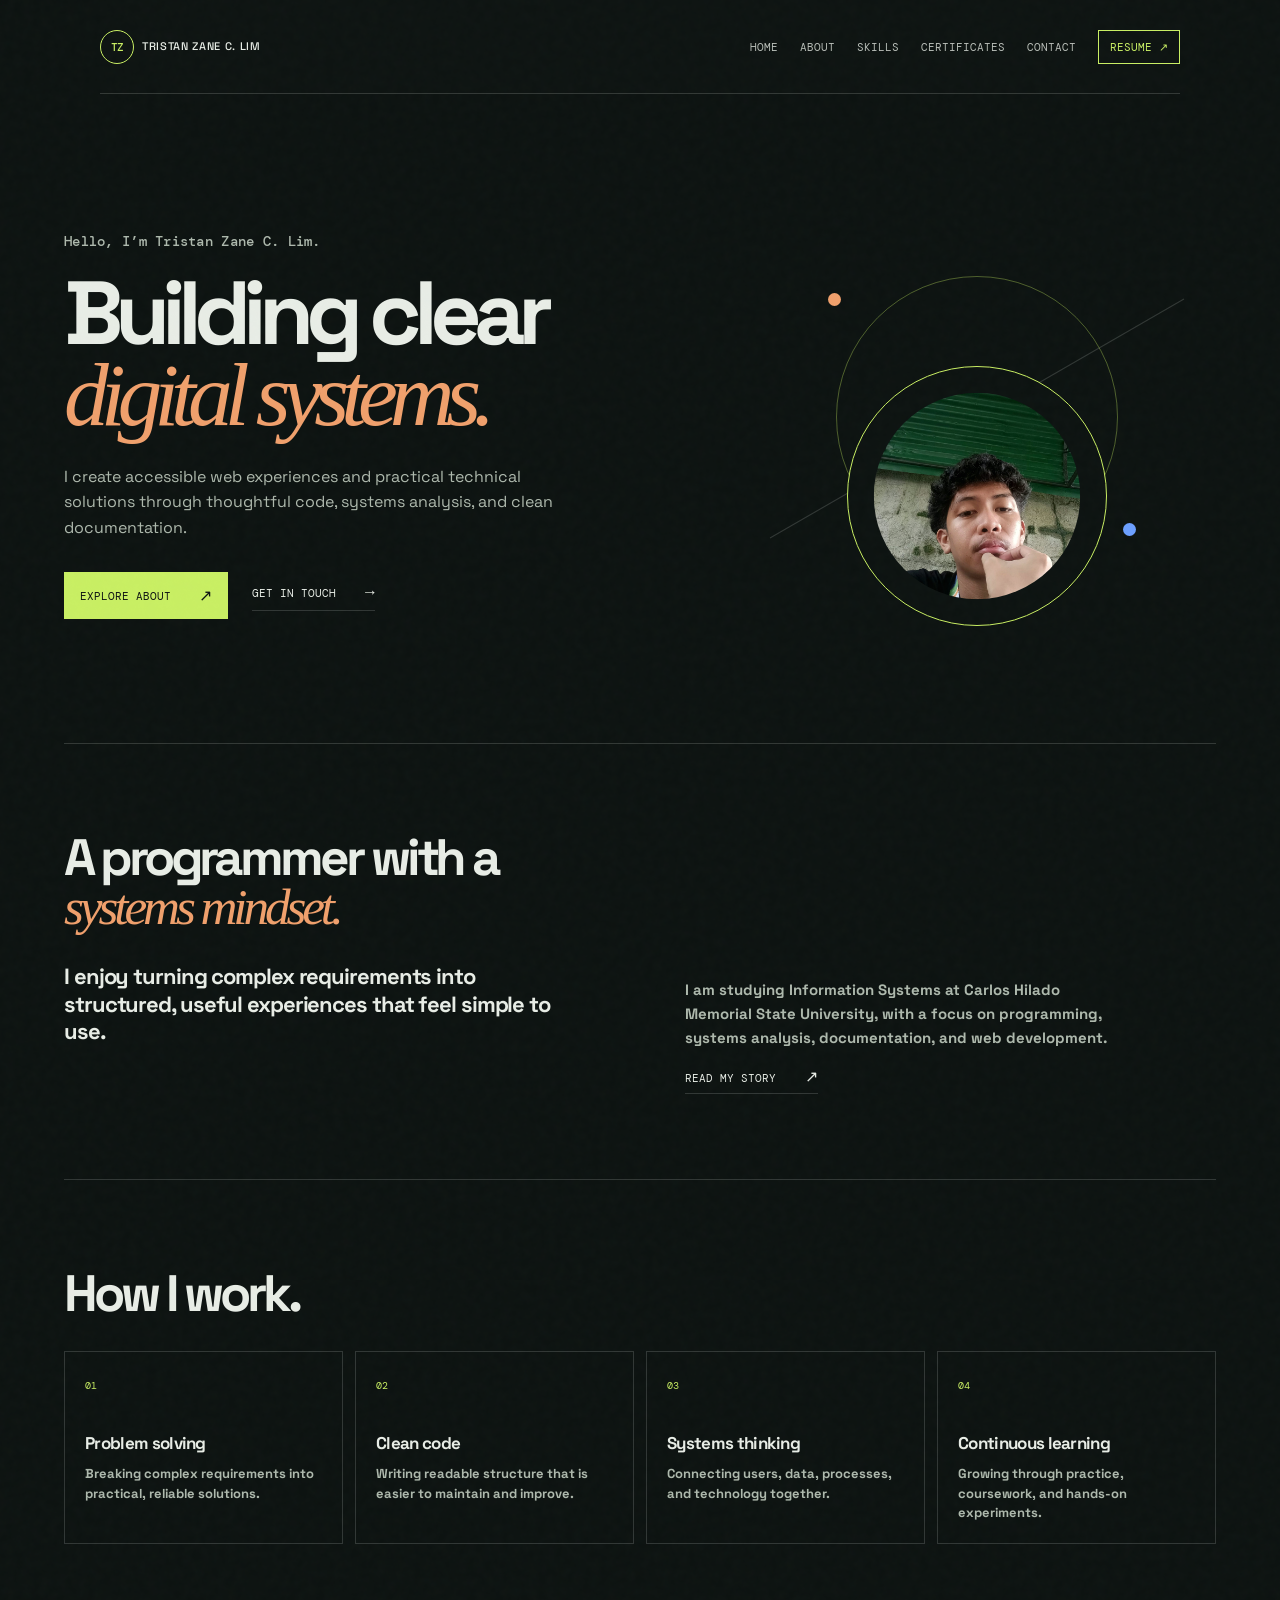
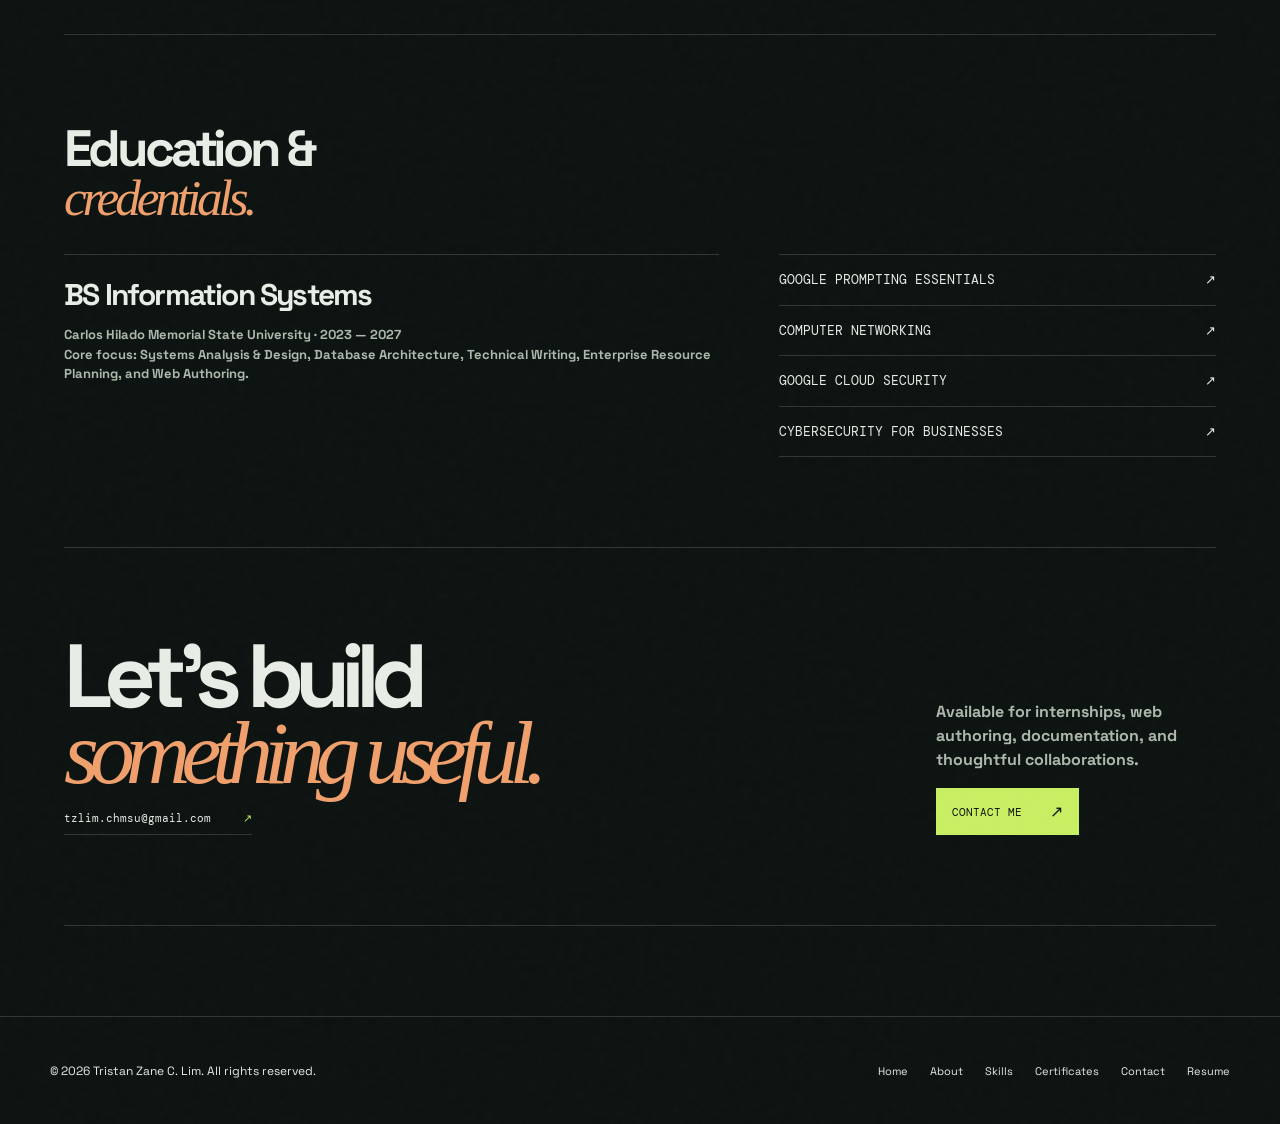
<file: index.html>
<!doctype html>
<html lang="en">
<head>
  <meta charset="UTF-8">
  <meta name="viewport" content="width=device-width, initial-scale=1.0">
  <meta name="description" content="Tristan Zane C. Lim - programmer and Information Systems student.">
  <title>Tristan Zane C. Lim | Programmer</title>
  <link rel="preconnect" href="https://fonts.googleapis.com">
  <link rel="preconnect" href="https://fonts.gstatic.com" crossorigin>
  <link href="https://fonts.googleapis.com/css2?family=DM+Mono:wght@400;500&family=Space+Grotesk:wght@400;500;600;700&display=swap" rel="stylesheet">
  <link rel="stylesheet" href="styles.css">
  <link rel="stylesheet" href="theme-fix.css">
  <link rel="stylesheet" href="home.css">
</head>
<body>
  <div class="grain" aria-hidden="true"></div>
  <div class="page-shell">
    <header class="site-header">
      <a class="brand" href="index.html" aria-label="Tristan Zane C. Lim home"><span>TZ</span><strong>tristan zane c. lim</a>
      <button class="menu-toggle" aria-expanded="false" aria-controls="site-nav">Menu <span>+</span></button>
      <nav id="site-nav" class="site-nav" aria-label="Main navigation"><a href="index.html">Home</a><a href="about.html">About</a><a href="skills.html">Skills</a><a href="certificates.html">Certificates</a><a href="contact.html">Contact</a><a class="nav-resume" href="resume.html">Resume ↗</a></nav>
    </header>
    <main class="home-page">
      <section class="home-hero">
        <div><p class="home-kicker">Hello, I’m Tristan Zane C. Lim.</p><h1>Building clear<br><em>digital systems.</em></h1><p class="home-summary">I create accessible web experiences and practical technical solutions through thoughtful code, systems analysis, and clean documentation.</p><div class="home-actions"><a class="button button-primary" href="about.html">Explore about <span>↗</span></a><a class="text-link" href="contact.html">Get in touch <span>→</span></a></div></div>
        <div class="home-visual" aria-label="Portrait of Tristan Zane C. Lim" role="img"><div class="visual-core profile-core"><img src="5.jpg" alt="Portrait of Tristan Zane C. Lim" onerror="this.hidden=true"></div><div class="visual-line"></div><i class="visual-dot one"></i><i class="visual-dot two"></i></div>
      </section>
      <section class="home-section"><div class="home-section-heading"><h2>A programmer with a<br><em>systems mindset.</em></h2></div><div class="home-about"><p>I enjoy turning complex requirements into structured, useful experiences that feel simple to use.</p><div class="home-about-details"><p>I am studying Information Systems at Carlos Hilado Memorial State University, with a focus on programming, systems analysis, documentation, and web development.</p><a class="text-link" href="about.html">Read my story <span>↗</span></a></div></div></section>
      <section class="home-section"><div class="home-section-heading"><h2>How I work.</h2></div><div class="strength-grid"><article class="strength"><span>01</span><h3>Problem solving</h3><p>Breaking complex requirements into practical, reliable solutions.</p></article><article class="strength"><span>02</span><h3>Clean code</h3><p>Writing readable structure that is easier to maintain and improve.</p></article><article class="strength"><span>03</span><h3>Systems thinking</h3><p>Connecting users, data, processes, and technology together.</p></article><article class="strength"><span>04</span><h3>Continuous learning</h3><p>Growing through practice, coursework, and hands-on experiments.</p></article></div></section>
      <section class="home-section"><div class="home-section-heading"><h2>Education &amp;<br><em>credentials.</em></h2></div><div class="home-credentials"><div class="credential-preview"><h3>BS Information Systems</h3><p>Carlos Hilado Memorial State University · 2023 — 2027</p><p>Core focus: Systems Analysis &amp; Design, Database Architecture, Technical Writing, Enterprise Resource Planning, and Web Authoring.</p></div><div class="credential-list"><a href="certificates.html"><span>Google Prompting Essentials</span><span>↗</span></a><a href="certificates.html"><span>Computer Networking</span><span>↗</span></a><a href="certificates.html"><span>Google Cloud Security</span><span>↗</span></a><a href="certificates.html"><span>Cybersecurity for Businesses</span><span>↗</span></a></div></div></section>
      <section class="home-section"><div class="home-contact"><div><h2>Let’s build<br><em>something useful.</em></h2><a class="email-link" href="mailto:tzlim.chmsu@gmail.com">tzlim.chmsu@gmail.com <span>↗</span></a></div><div><p>Available for internships, web authoring, documentation, and thoughtful collaborations.</p><a class="button button-primary" href="contact.html">Contact me <span>↗</span></a></div></div></section>
    </main>
    <footer class="site-footer"><span>© 2026 Tristan Zane C. Lim</span><div><a href="resume.html">Resume ↗</a><a href="contact.html">Contact ↗</a></div></footer>
  </div>
  <script src="script.js"></script>
</body>
</html>
</file>
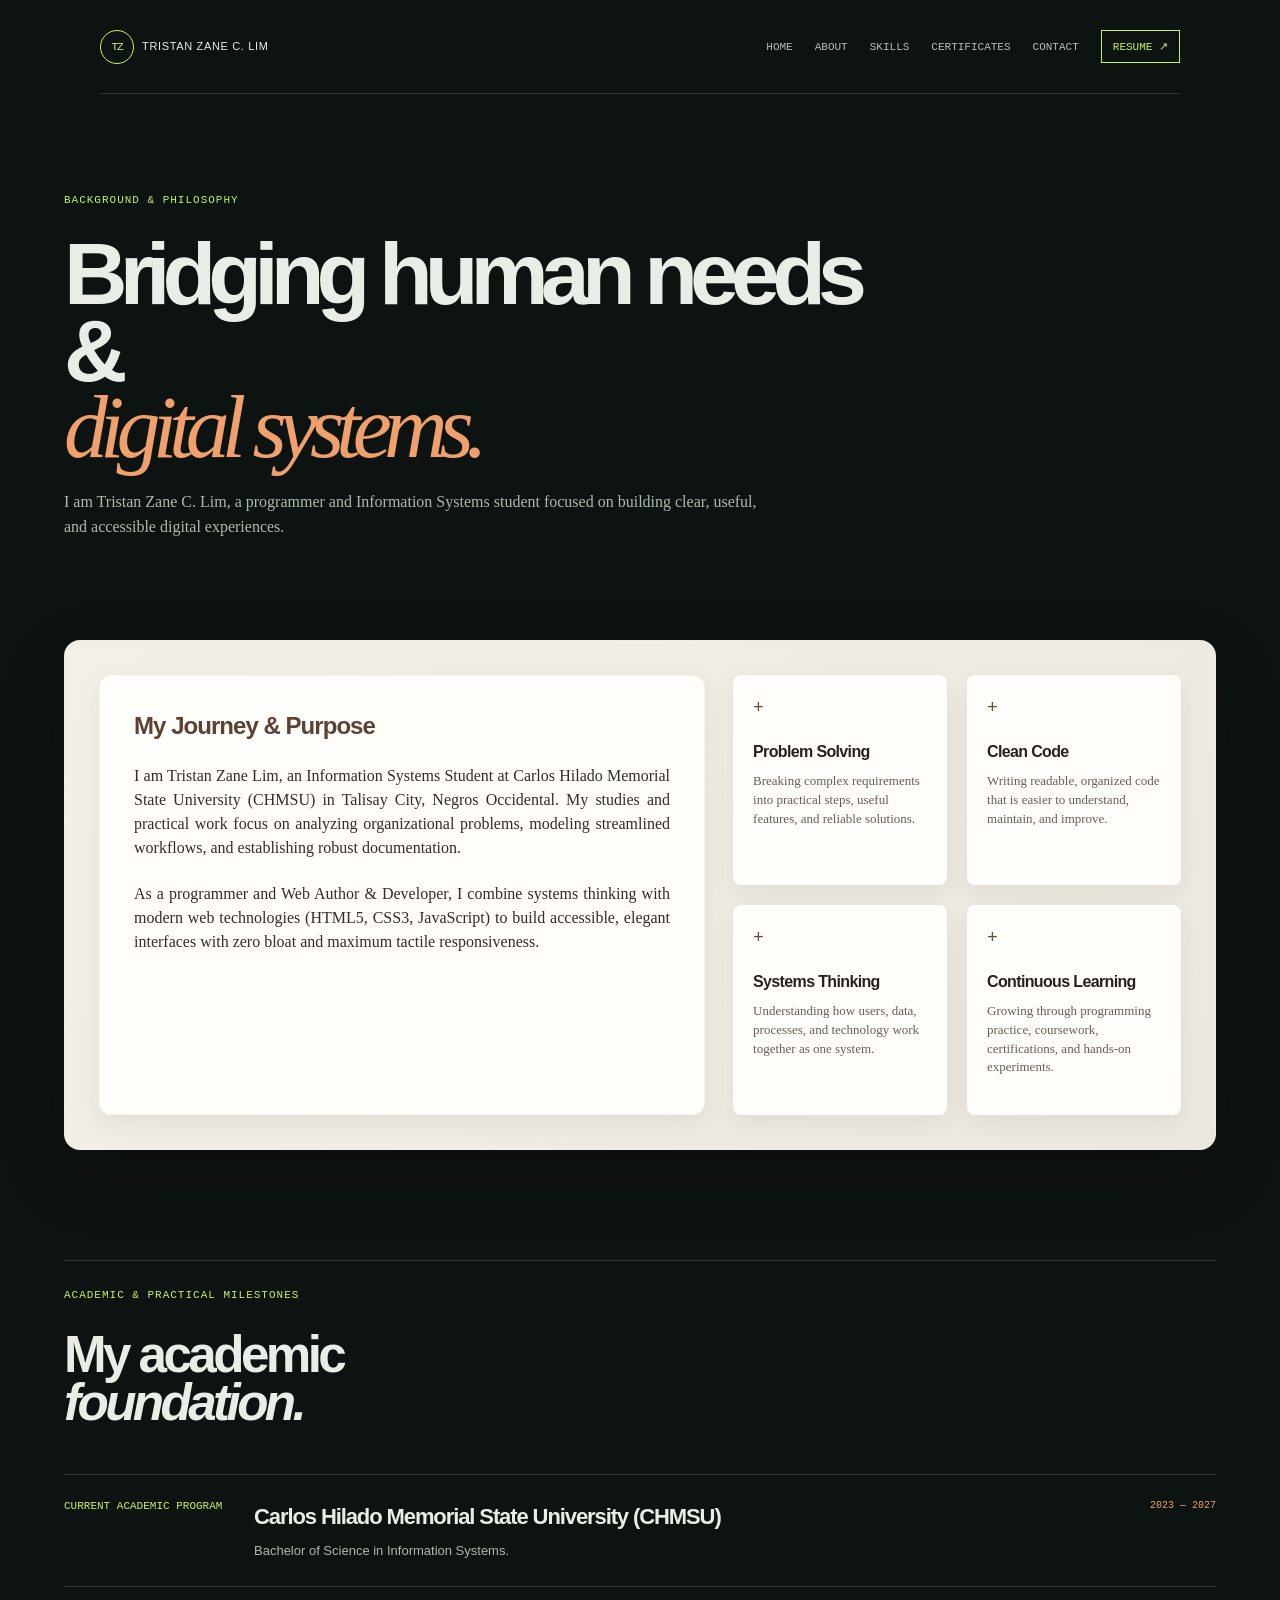
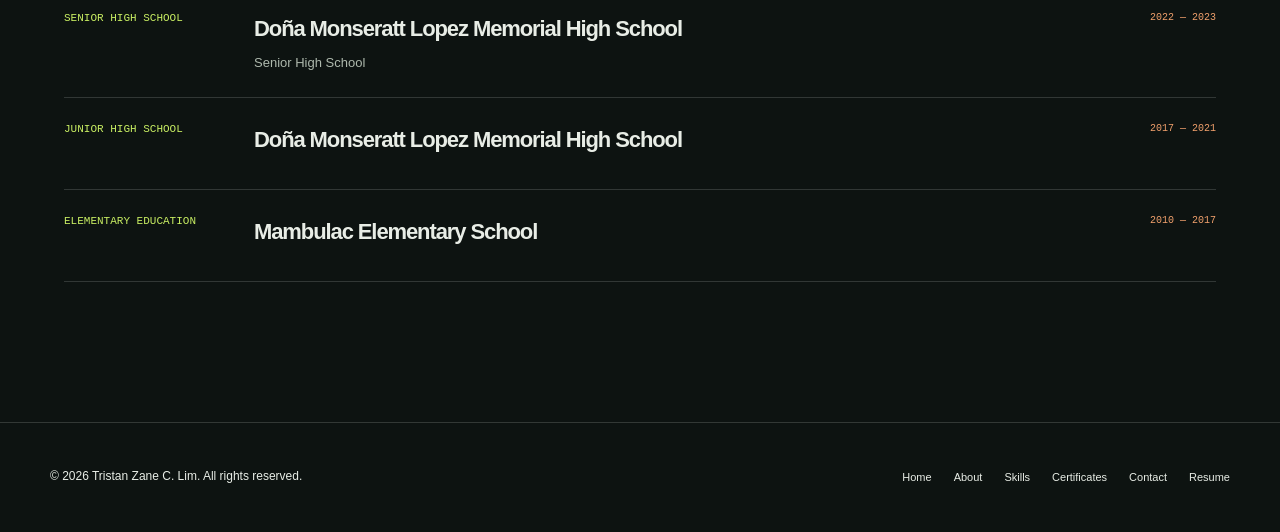
<file: about.html>
<!doctype html>
<html lang="en">
<head>
  <meta charset="UTF-8">
  <meta name="viewport" content="width=device-width, initial-scale=1.0">
  <meta name="description" content="About Tristan Zane C. Lim, programmer and Information Systems student.">
  <title>About | Tristan Zane Lim</title>
  <link rel="stylesheet" href="styles.css">
  <link rel="stylesheet" href="theme-fix.css">
  <link rel="stylesheet" href="about.css">
  <link rel="stylesheet" href="about-card.css">
  <link rel="stylesheet" href="about-overview.css">
  <link rel="stylesheet" href="about-blend.css">
  <link rel="stylesheet" href="about-icon-fix.css">
</head>
<body>
  <div class="page-shell">
    <header class="site-header">
      <a class="brand" href="index.html"><span>TZ</span><strong>tristan<br>zane c. lim</strong></a>
      <button class="menu-toggle" aria-expanded="false" aria-controls="site-nav">Menu <span>+</span></button>
      <nav id="site-nav" class="site-nav" aria-label="Main navigation">
        <a href="index.html">Home</a><a href="about.html">About</a><a href="projects.html">Projects</a><a href="skills.html">Skills</a><a href="certificates.html">Certificates</a><a href="contact.html">Contact</a><a class="nav-resume" href="contact.html">Resume ↗</a>
      </nav>
    </header>
    <main class="about-page">
      <section class="about-hero"><p class="eyebrow">Background & philosophy</p><h1>Bridging human needs &<br><em>digital systems.</em></h1><p>I am Tristan Zane C. Lim, a programmer and Information Systems student focused on building clear, useful, and accessible digital experiences.</p></section>
      <section class="about-overview"><div class="journey-card"><h2>My Journey &amp; Purpose</h2><p>I am Tristan Zane Lim, an Information Systems Student at Carlos Hilado Memorial State University (CHMSU) in Talisay City, Negros Occidental. My studies and practical work focus on analyzing organizational problems, modeling streamlined workflows, and establishing robust documentation.</p><p>As a programmer and Web Author &amp; Developer, I combine systems thinking with modern web technologies (HTML5, CSS3, JavaScript) to build accessible, elegant interfaces with zero bloat and maximum tactile responsiveness.</p></div><div class="overview-principles"><article class="principle"><span>Problem solving</span><h3>Problem Solving</h3><p>Breaking complex requirements into practical steps, useful features, and reliable solutions.</p></article><article class="principle"><span>Clean code</span><h3>Clean Code</h3><p>Writing readable, organized code that is easier to understand, maintain, and improve.</p></article><article class="principle"><span>Systems thinking</span><h3>Systems Thinking</h3><p>Understanding how users, data, processes, and technology work together as one system.</p></article><article class="principle"><span>Continuous learning</span><h3>Continuous Learning</h3><p>Growing through programming practice, coursework, certifications, and hands-on experiments.</p></article></div></section>
      <section class="milestones"><p class="eyebrow">Academic &amp; practical milestones</p><h2>My academic<br><em>foundation.</em></h2><div class="milestone-list"><article class="milestone"><span class="milestone-label">Current academic program</span><div><h3>Carlos Hilado Memorial State University (CHMSU)</h3><p>Bachelor of Science in Information Systems.<br</p></div><span class="milestone-year">2023 — 2027</span></article><article class="milestone"><span class="milestone-label">Senior high school</span><div><h3>Doña Monseratt Lopez Memorial High School</h3><p>Senior High School</p></div><span class="milestone-year">2022 — 2023</span></article><article class="milestone"><span class="milestone-label">Junior high school</span><div><h3>Doña Monseratt Lopez Memorial High School</h3></div><span class="milestone-year">2017 — 2021</span></article><article class="milestone"><span class="milestone-label">Elementary education</span><div><h3>Mambulac Elementary School</h3></div><span class="milestone-year">2010 — 2017</span></article></div></section>
    </main>
    <footer class="site-footer"><span>© 2026 Tristan Zane C. Lim</span><div><a href="index.html">Home ↑</a><a href="contact.html">Contact ↗</a></div></footer>
  </div>
  <script src="script.js"></script>
</body>
</html>
</file>
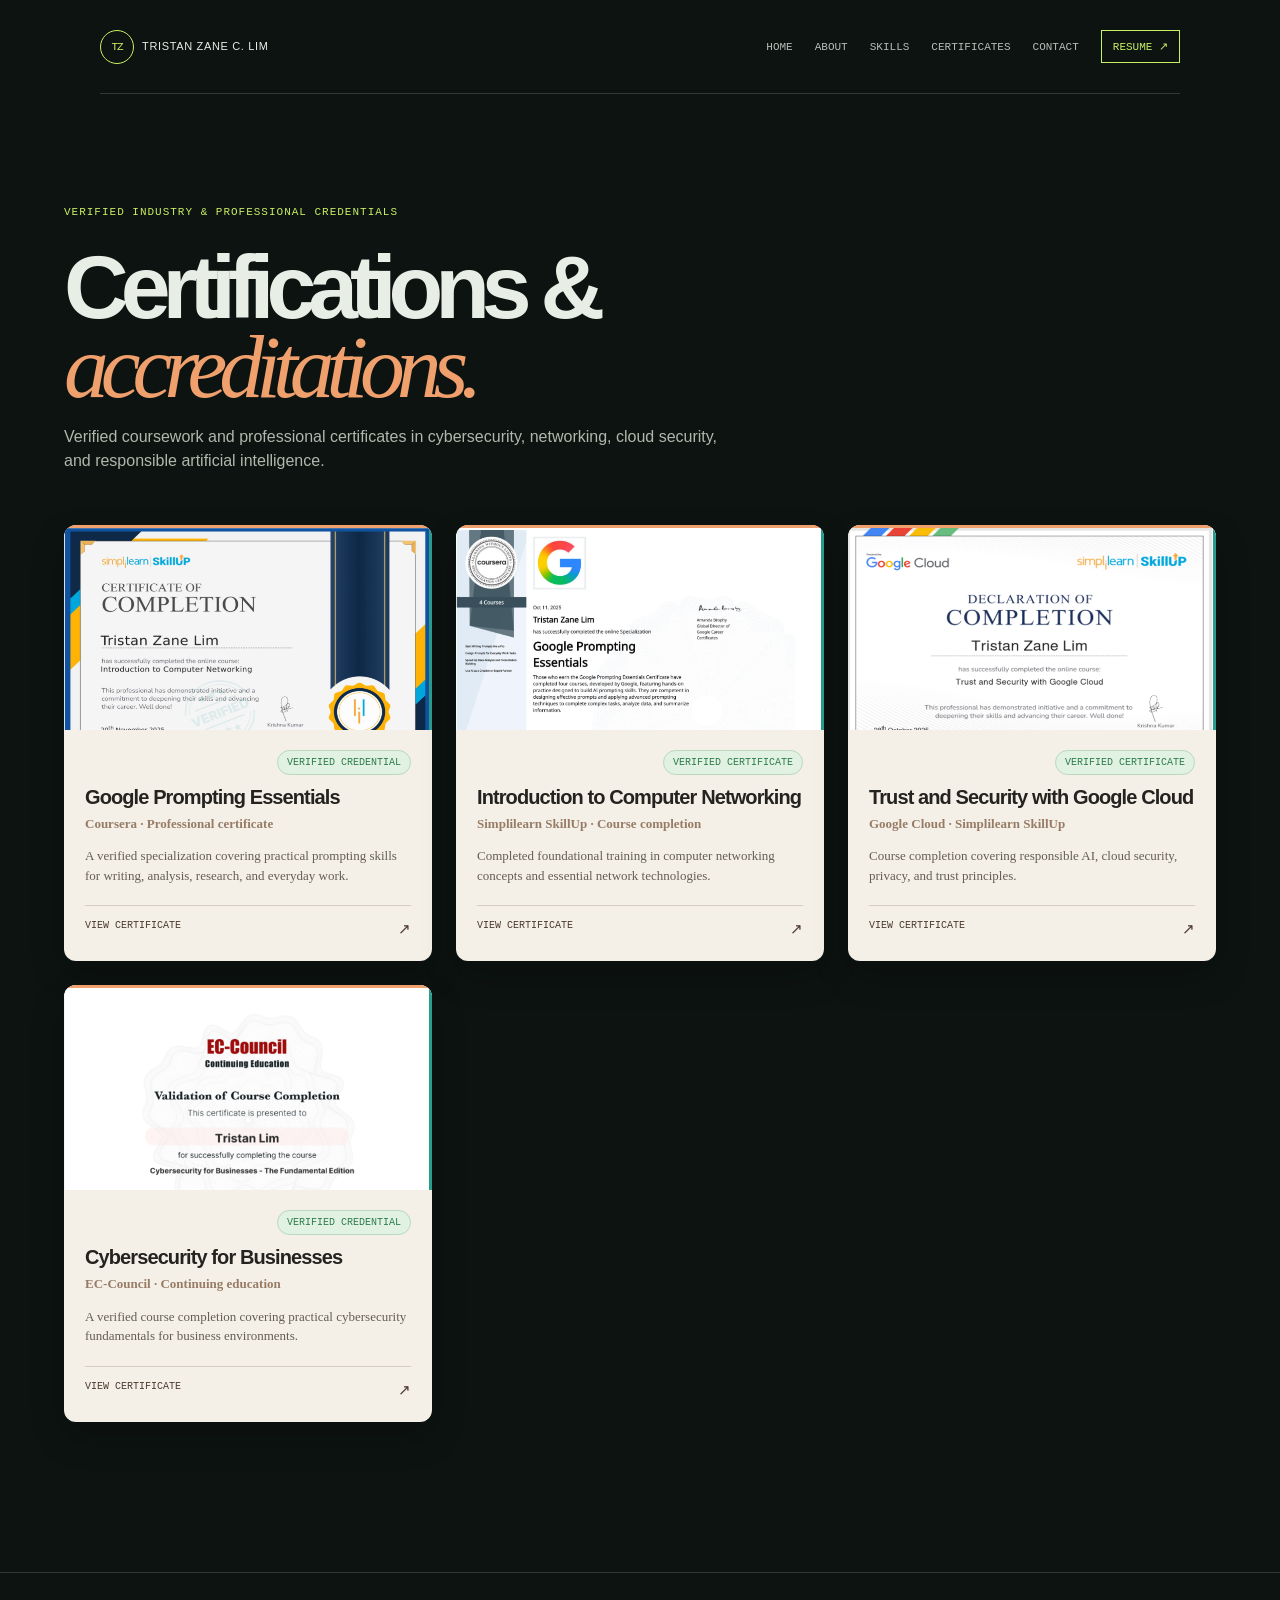
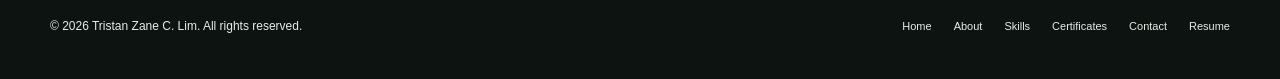
<file: certificates.html>
<!doctype html>
<html lang="en">
<head>
  <meta charset="UTF-8">
  <meta name="viewport" content="width=device-width, initial-scale=1.0">
  <meta name="description" content="Certificates and credentials earned by Tristan Zane Lim.">
  <title>Certificates | Tristan Zane Lim</title>
  <link rel="stylesheet" href="styles.css">
  <link rel="stylesheet" href="theme-fix.css">
  <link rel="stylesheet" href="certificates.css">
</head>
<body>
  <div class="page-shell">
    <header class="site-header">
      <a class="brand" href="index.html"><span>TZ</span><strong>tristan<br>zane c. lim</strong></a>
      <button class="menu-toggle" aria-expanded="false" aria-controls="site-nav">Menu <span>+</span></button>
      <nav id="site-nav" class="site-nav" aria-label="Main navigation">
        <a href="index.html">Home</a><a href="about.html">About</a><a href="projects.html">Projects</a><a href="skills.html">Skills</a><a href="certificates.html">Certificates</a><a href="contact.html">Contact</a><a class="nav-resume" href="contact.html">Resume ↗</a>
      </nav>
    </header>
    <main class="certificates-page">
      <div class="certificates-intro"><p class="eyebrow">Verified industry & professional credentials</p><h1>Certifications &<br><em>accreditations.</em></h1><p>Verified coursework and professional certificates in cybersecurity, networking, cloud security, and responsible artificial intelligence.</p></div>
      <div class="certificate-grid">
        <article class="certificate-card"><div class="certificate-image"><img src="4.png" alt="Google Prompting Essentials certificate" onerror="this.hidden=true;this.nextElementSibling.hidden=false"><div class="certificate-preview" hidden><span>Coursera specialization</span><strong>Google Prompting<br>Essentials</strong><small>Tristan Zane Lim</small></div></div><div class="certificate-body"><span class="certificate-badge">Verified credential</span><h2>Google Prompting Essentials</h2><p class="certificate-provider">Coursera · Professional certificate</p><p class="certificate-description">A verified specialization covering practical prompting skills for writing, analysis, research, and everyday work.</p><a class="certificate-link" href="https://www.coursera.org/account/accomplishments/specialization/HW5FXT47I1AC" target="_blank" rel="noreferrer">View certificate <span>↗</span></a></div></article>
        <article class="certificate-card"><div class="certificate-image"><img src="2.png" alt="Introduction to Computer Networking certificate" onerror="this.hidden=true;this.nextElementSibling.hidden=false"><div class="certificate-preview" hidden><span>Simplilearn SkillUp</span><strong>Computer<br>Networking</strong><small>Tristan Zane Lim</small></div></div><div class="certificate-body"><span class="certificate-badge">Verified certificate</span><h2>Introduction to Computer Networking</h2><p class="certificate-provider">Simplilearn SkillUp · Course completion</p><p class="certificate-description">Completed foundational training in computer networking concepts and essential network technologies.</p><a class="certificate-link" href="https://www.simplilearn.com/skillup-certificate-landing?token=eyJjb3Vyc2VfaWQiOiI0NzQ3IiwiY2VydGlmaWNhdGVfdXJsIjoiaHR0cHM6XC9cL2NlcnRpZmljYXRlcy5zaW1wbGVhcm4ubmV0XC9zaGFyZVwvOTQzODkzMV85NzI5NzE5MTc2MzY1NjY2NDE0OC5wbmciLCJ1c2VybmFtZSI6IlRyaXN0YW4gWmFuZSBMaW0ifQ%3D%3D" target="_blank" rel="noreferrer">View certificate <span>↗</span></a></div></article>
        <article class="certificate-card"><div class="certificate-image"><img src="1.png" alt="Trust and Security with Google Cloud certificate" onerror="this.hidden=true;this.nextElementSibling.hidden=false"><div class="certificate-preview" hidden><span>Google Cloud · Simplilearn</span><strong>Trust & Security<br>with Google Cloud</strong><small>Tristan Zane Lim</small></div></div><div class="certificate-body"><span class="certificate-badge">Verified certificate</span><h2>Trust and Security with Google Cloud</h2><p class="certificate-provider">Google Cloud · Simplilearn SkillUp</p><p class="certificate-description">Course completion covering responsible AI, cloud security, privacy, and trust principles.</p><a class="certificate-link" href="https://www.simplilearn.com/skillup-certificate-landing?token=eyJjb3Vyc2VfaWQiOiI0MTIyIiwiY2VydGlmaWNhdGVfdXJsIjoiaHR0cHM6XC9cL2NlcnRpZmljYXRlcy5zaW1wbGVhcm4ubmV0XC9zaGFyZVwvOTI1NTc2OV84NzI0MTU4MTc2MTYyMDk3MTU5MS5wbmciLCJ1c2VybmFtZSI6IlRyaXN0YW4gWmFuZSBMaW0ifQ%3D%3D" target="_blank" rel="noreferrer">View certificate <span>↗</span></a></div></article>
        <article class="certificate-card"><div class="certificate-image"><img src="3.png" alt="EC-Council Cybersecurity for Businesses certificate" onerror="this.hidden=true;this.nextElementSibling.hidden=false"><div class="certificate-preview" hidden><span>EC-Council</span><strong>Cybersecurity<br>for Businesses</strong><small>Tristan Zane Lim</small></div></div><div class="certificate-body"><span class="certificate-badge">Verified credential</span><h2>Cybersecurity for Businesses</h2><p class="certificate-provider">EC-Council · Continuing education</p><p class="certificate-description">A verified course completion covering practical cybersecurity fundamentals for business environments.</p><a class="certificate-link" href="https://learn.eccouncil.org/certificate/064ee910-a648-4b64-ac76-256e5b5596f0?logged=true" target="_blank" rel="noreferrer">View certificate <span>↗</span></a></div></article>
      </div>
    </main>
    <footer class="site-footer"><span>© 2026 Tristan Zane C. Lim</span><div><a href="index.html">Home ↑</a><a href="contact.html">Contact ↗</a></div></footer>
  </div>
  <script src="script.js"></script>
</body>
</html>
</file>
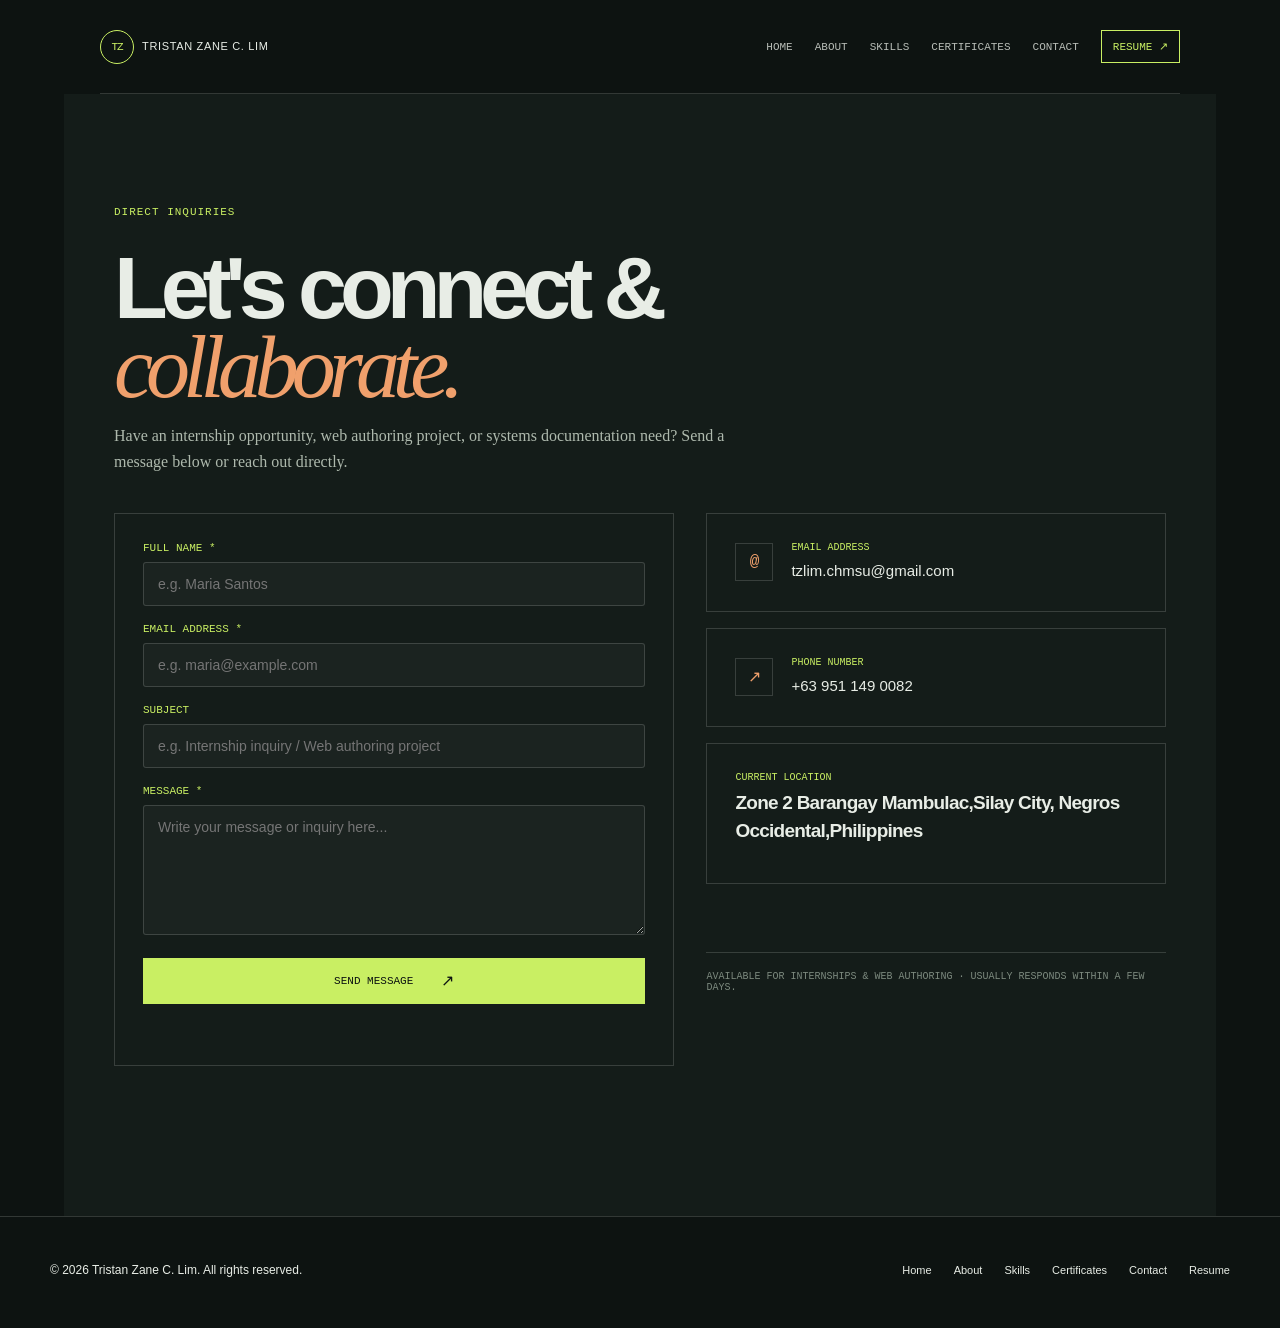
<file: contact.html>
<!doctype html>
<html lang="en">
<head>
  <meta charset="UTF-8">
  <meta name="viewport" content="width=device-width, initial-scale=1.0">
  <meta name="description" content="Contact Tristan Zane C. Lim for internships, web authoring, and documentation projects.">
  <title>Contact | Tristan Zane Lim</title>
  <link rel="stylesheet" href="styles.css">
  <link rel="stylesheet" href="theme-fix.css">
  <link rel="stylesheet" href="contact.css">
</head>
<body>
  <div class="page-shell">
    <header class="site-header">
      <a class="brand" href="index.html"><span>TZ</span><strong>tristan<br>zane c. lim</strong></a>
      <button class="menu-toggle" aria-expanded="false" aria-controls="site-nav">Menu <span>+</span></button>
      <nav id="site-nav" class="site-nav" aria-label="Main navigation">
        <a href="index.html">Home</a><a href="about.html">About</a><a href="projects.html">Projects</a><a href="skills.html">Skills</a><a href="certificates.html">Certificates</a><a href="contact.html">Contact</a><a class="nav-resume" href="contact.html">Resume ↗</a>
      </nav>
    </header>
    <main class="contact-page">
      <div class="contact-intro"><p class="eyebrow">Direct inquiries</p><h1>Let's connect &<br><em>collaborate.</em></h1><p>Have an internship opportunity, web authoring project, or systems documentation need? Send a message below or reach out directly.</p></div>
      <div class="contact-workspace">
        <form class="contact-form" id="contact-form">
          <label>Full name *<input name="name" type="text" placeholder="e.g. Maria Santos" required></label>
          <label>Email address *<input name="email" type="email" placeholder="e.g. maria@example.com" required></label>
          <label>Subject<input name="subject" type="text" placeholder="e.g. Internship inquiry / Web authoring project"></label>
          <label>Message *<textarea name="message" placeholder="Write your message or inquiry here..." required></textarea></label>
          <button class="button button-primary" type="submit">Send message <span>↗</span></button>
          <p class="form-status" aria-live="polite"></p>
        </form>
        <div class="contact-stack">
          <div class="contact-card"><div class="contact-icon">@</div><div><small>Email address</small><a href="mailto:tzlim.chmsu@gmail.com">tzlim.chmsu@gmail.com</a></div></div>
          <div class="contact-card"><div class="contact-icon">↗</div><div><small>Phone Number</small><a href="tel:+639511490082">+63 951 149 0082</a></div></div>
          <div class="contact-card location-card"><small>Current location</small><h2>Zone 2 Barangay Mambulac,Silay City, Negros Occidental,Philippines</h2>
      </div>
      <p class="contact-footer-note">Available for internships & web authoring · Usually responds within a few days.</p>
    </main>
    <footer class="site-footer"><span>© 2026 Tristan Zane C. Lim</span><div><a href="index.html">Home ↑</a><a href="projects.html">Projects ↗</a></div></footer>
  </div>
  <script src="script.js"></script>
</body>
</html>
</file>
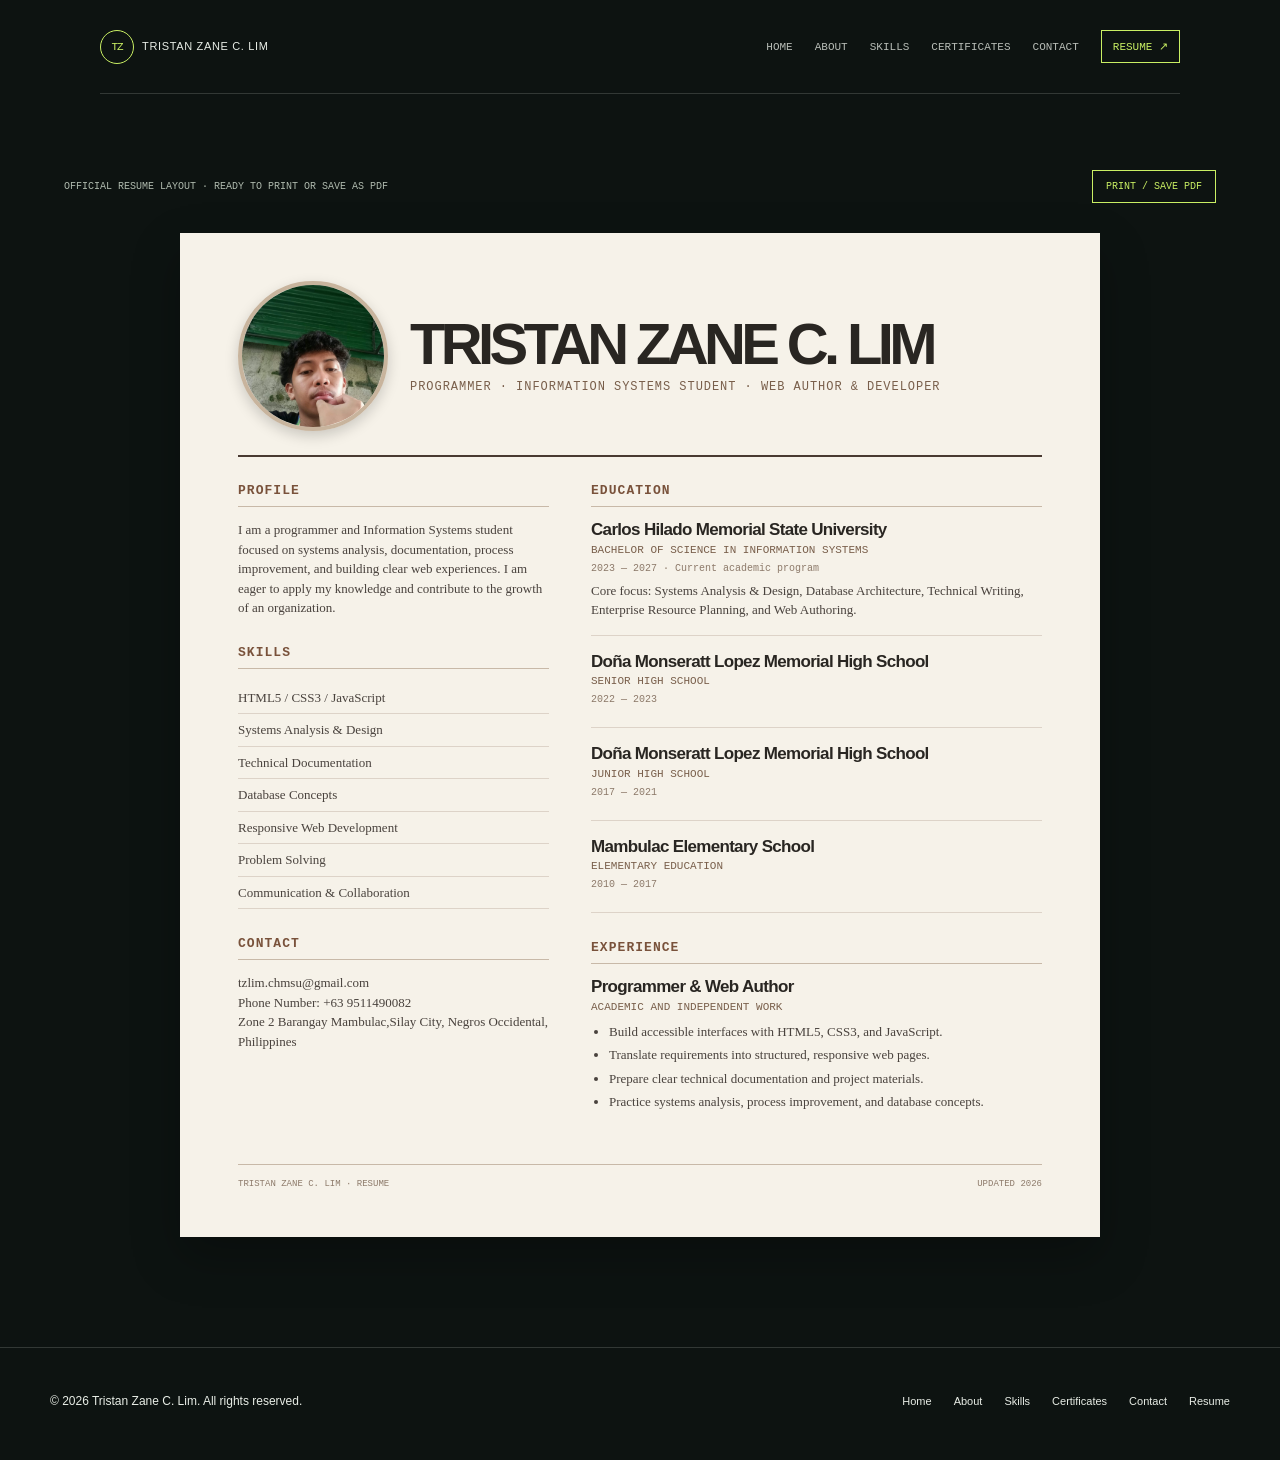
<file: resume.html>
<!doctype html>
<html lang="en">
<head>
  <meta charset="UTF-8">
  <meta name="viewport" content="width=device-width, initial-scale=1.0">
  <meta name="description" content="Resume of Tristan Zane C. Lim, programmer and Information Systems student.">
  <title>Resume | Tristan Zane Lim</title>
  <link rel="stylesheet" href="styles.css">
  <link rel="stylesheet" href="theme-fix.css">
  <link rel="stylesheet" href="resume.css">
</head>
<body>
  <div class="page-shell">
    <header class="site-header">
      <a class="brand" href="index.html"><span>TZ</span><strong>tristan<br>zane c. lim</strong></a>
      <button class="menu-toggle" aria-expanded="false" aria-controls="site-nav">Menu <span>+</span></button>
      <nav id="site-nav" class="site-nav" aria-label="Main navigation">
        <a href="index.html">Home</a><a href="about.html">About</a><a href="projects.html">Projects</a><a href="skills.html">Skills</a><a href="certificates.html">Certificates</a><a href="contact.html">Contact</a><a class="nav-resume" href="resume.html">Resume ↗</a>
      </nav>
    </header>
    <main class="resume-page">
      <div class="resume-toolbar"><p>Official resume layout · ready to print or save as PDF</p><button class="print-button" type="button" onclick="window.print()">Print / Save PDF</button></div>
      <article class="resume-paper">
        <header class="resume-header"><div class="resume-heading"><img src="5.jpg" alt="Portrait of Tristan Zane C. Lim" onerror="this.hidden=true"><div><h1>TRISTAN ZANE C. LIM</h1><p>Programmer · Information Systems Student · Web Author &amp; Developer</p></div></div></header>
        <div class="resume-grid">
          <aside class="resume-column">
            <section><h2>Profile</h2><p>I am a programmer and Information Systems student focused on systems analysis, documentation, process improvement, and building clear web experiences. I am eager to apply my knowledge and contribute to the growth of an organization.</p></section>
            <section><h2>Skills</h2><ul><li>HTML5 / CSS3 / JavaScript</li><li>Systems Analysis &amp; Design</li><li>Technical Documentation</li><li>Database Concepts</li><li>Responsive Web Development</li><li>Problem Solving</li><li>Communication &amp; Collaboration</li></ul></section>
            <section class="resume-contact"><h2>Contact</h2><p><a href="mailto:tzlim.chmsu@gmail.com">tzlim.chmsu@gmail.com</a></p><p>Phone Number: +63 9511490082</p><p>Zone 2 Barangay Mambulac,Silay City, Negros Occidental, Philippines<br></p></section>
          </aside>
          <div class="resume-column">
            <section><h2>Education</h2><div class="resume-education"><h3>Carlos Hilado Memorial State University</h3><strong>Bachelor of Science in Information Systems</strong><span>2023 — 2027 · Current academic program</span><p>Core focus: Systems Analysis &amp; Design, Database Architecture, Technical Writing, Enterprise Resource Planning, and Web Authoring.</p></div><div class="resume-education"><h3>Doña Monseratt Lopez Memorial High School</h3><strong>Senior High School</strong><span>2022 — 2023</span></div><div class="resume-education"><h3>Doña Monseratt Lopez Memorial High School</h3><strong>Junior High School</strong><span>2017 — 2021</span></div><div class="resume-education"><h3>Mambulac Elementary School</h3><strong>Elementary Education</strong><span>2010 — 2017</span></div></section>
            <section><h2>Experience</h2><div class="resume-experience"><h3>Programmer &amp; Web Author</h3><strong>Academic and independent work</strong><ul><li>Build accessible interfaces with HTML5, CSS3, and JavaScript.</li><li>Translate requirements into structured, responsive web pages.</li><li>Prepare clear technical documentation and project materials.</li><li>Practice systems analysis, process improvement, and database concepts.</li></ul></div></section>
          </div>
        </div>
        <footer class="resume-footer"><span>Tristan Zane C. Lim · Resume</span><span>Updated 2026</span></footer>
      </article>
    </main>
    <footer class="site-footer"><span>© 2026 Tristan Zane C. Lim</span><div><a href="index.html">Home ↑</a><a href="contact.html">Contact ↗</a></div></footer>
  </div>
  <script src="script.js"></script>
</body>
</html>
</file>
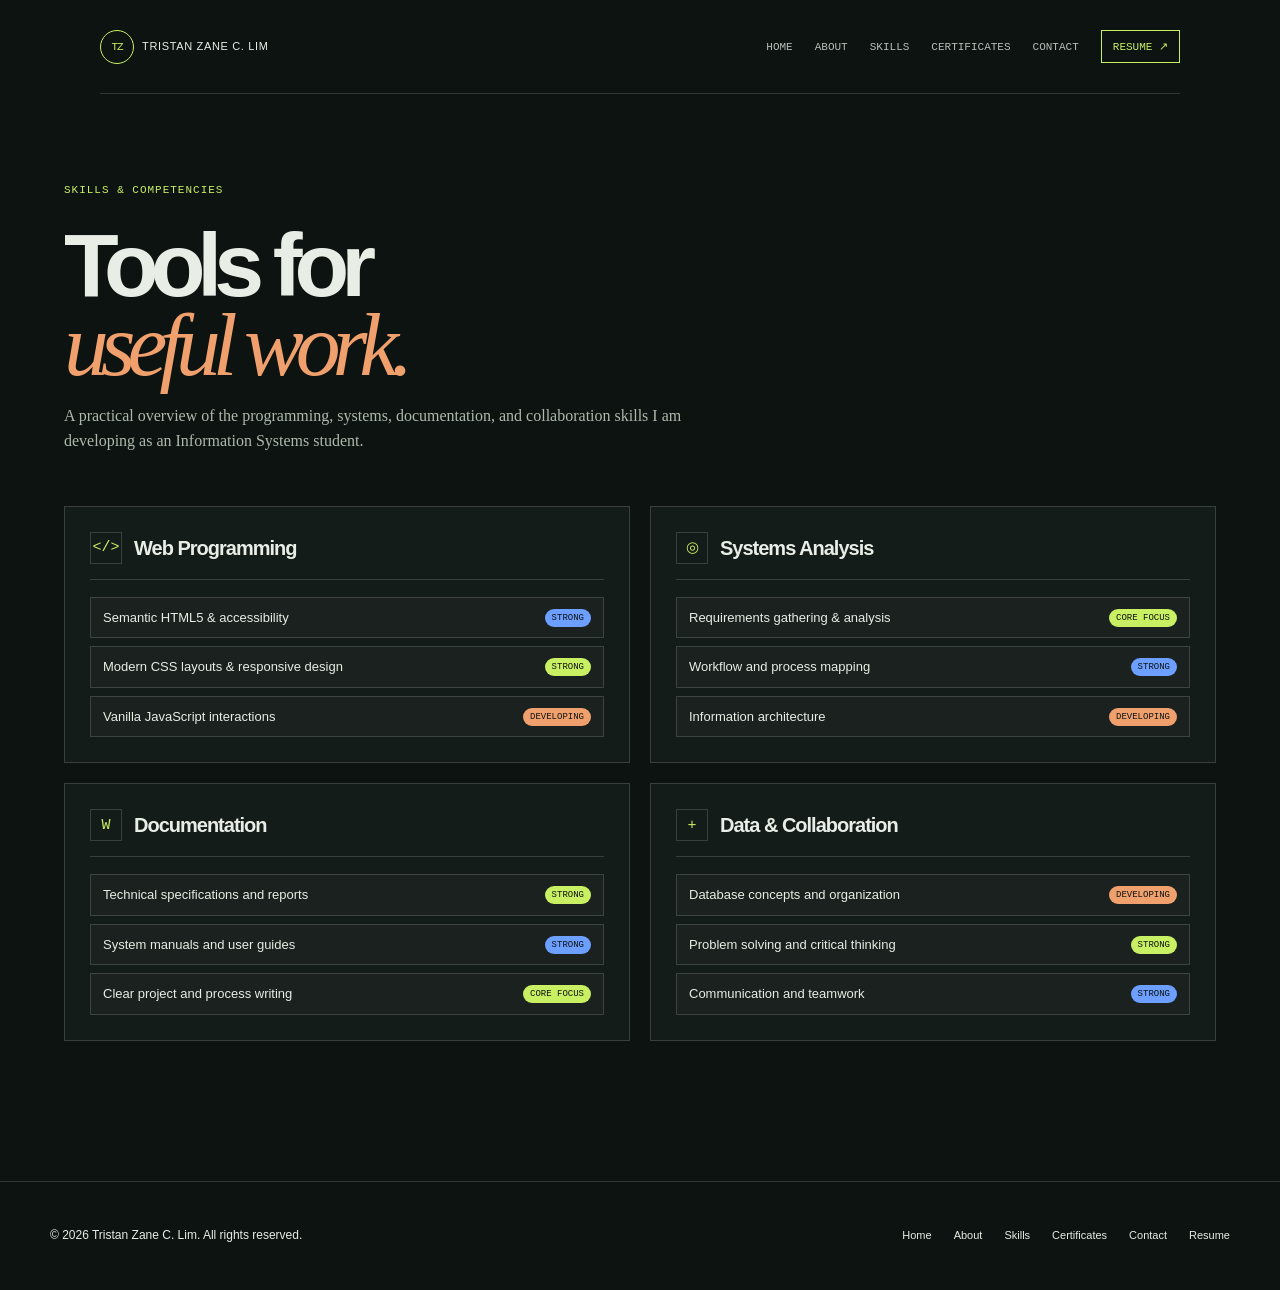
<file: skills.html>
<!doctype html>
<html lang="en">
<head>
  <meta charset="UTF-8">
  <meta name="viewport" content="width=device-width, initial-scale=1.0">
  <meta name="description" content="Programming and Information Systems skills of Tristan Zane Lim.">
  <title>Skills | Tristan Zane Lim</title>
  <link rel="stylesheet" href="styles.css">
  <link rel="stylesheet" href="theme-fix.css">
  <link rel="stylesheet" href="skills-page.css">
</head>
<body>
  <div class="page-shell">
    <header class="site-header">
      <a class="brand" href="index.html"><span>TZ</span><strong>tristan zane c. lim</strong></a>
      <button class="menu-toggle" aria-expanded="false" aria-controls="site-nav">Menu <span>+</span></button>
      <nav id="site-nav" class="site-nav" aria-label="Main navigation"><a href="index.html">Home</a><a href="about.html">About</a><a href="skills.html">Skills</a><a href="certificates.html">Certificates</a><a href="contact.html">Contact</a><a class="nav-resume" href="resume.html">Resume ↗</a></nav>
    </header>
    <main class="skills-page">
      <div class="skills-intro"><p class="eyebrow">Skills &amp; competencies</p><h1>Tools for<br><em>useful work.</em></h1><p>A practical overview of the programming, systems, documentation, and collaboration skills I am developing as an Information Systems student.</p></div>
      <div class="skill-cards">
        <article class="skill-card"><div class="skill-card-header"><span class="skill-icon">&lt;/&gt;</span><h2>Web Programming</h2></div><div class="skill-items"><div class="skill-item"><span>Semantic HTML5 &amp; accessibility</span><b class="skill-level blue">Strong</b></div><div class="skill-item"><span>Modern CSS layouts &amp; responsive design</span><b class="skill-level">Strong</b></div><div class="skill-item"><span>Vanilla JavaScript interactions</span><b class="skill-level warm">Developing</b></div></div></article>
        <article class="skill-card"><div class="skill-card-header"><span class="skill-icon">◎</span><h2>Systems Analysis</h2></div><div class="skill-items"><div class="skill-item"><span>Requirements gathering &amp; analysis</span><b class="skill-level">Core focus</b></div><div class="skill-item"><span>Workflow and process mapping</span><b class="skill-level blue">Strong</b></div><div class="skill-item"><span>Information architecture</span><b class="skill-level warm">Developing</b></div></div></article>
        <article class="skill-card"><div class="skill-card-header"><span class="skill-icon">W</span><h2>Documentation</h2></div><div class="skill-items"><div class="skill-item"><span>Technical specifications and reports</span><b class="skill-level">Strong</b></div><div class="skill-item"><span>System manuals and user guides</span><b class="skill-level blue">Strong</b></div><div class="skill-item"><span>Clear project and process writing</span><b class="skill-level">Core focus</b></div></div></article>
        <article class="skill-card"><div class="skill-card-header"><span class="skill-icon">+</span><h2>Data &amp; Collaboration</h2></div><div class="skill-items"><div class="skill-item"><span>Database concepts and organization</span><b class="skill-level warm">Developing</b></div><div class="skill-item"><span>Problem solving and critical thinking</span><b class="skill-level">Strong</b></div><div class="skill-item"><span>Communication and teamwork</span><b class="skill-level blue">Strong</b></div></div></article>
      </div>
    </main>
    <footer class="site-footer"><span>© 2026 Tristan Zane C. Lim</span><div><a href="resume.html">Resume ↗</a><a href="contact.html">Contact ↗</a></div></footer>
  </div>
  <script src="script.js"></script>
</body>
</html>
</file>
<file: styles.css>
/* Reference-inspired systems portfolio overrides */
:root{--ink:#e9eee5;--paper:#101615;--panel:#18211f;--line:rgba(233,238,229,.18);--accent:#c9ef63;--warm:#f0a06c;--blue:#82a8ff;--mono:'DM Mono',monospace;--display:'Space Grotesk',sans-serif}
*{box-sizing:border-box}html{scroll-behavior:smooth}body{margin:0;background:var(--paper);color:var(--ink);font-family:var(--display);font-size:16px;line-height:1.45}.grain{opacity:.025}.section-wrap,.site-header{width:min(1180px,calc(100% - 72px));margin:0 auto}.site-header{height:94px;display:flex;align-items:center;justify-content:space-between;border-bottom:1px solid var(--line);position:relative;z-index:2}.brand{display:flex;align-items:center;gap:12px;color:var(--ink);text-decoration:none;font-size:11px;line-height:1.05;text-transform:uppercase;letter-spacing:.06em}.brand span{width:34px;height:34px;border:1px solid var(--accent);border-radius:50%;display:grid;place-items:center;color:var(--accent);font:500 11px var(--mono)}.brand strong{font-weight:500}.site-nav{display:flex;gap:22px;align-items:center;font:11px var(--mono);text-transform:uppercase}.site-nav a{color:var(--ink);text-decoration:none;opacity:.78}.site-nav a:hover,.site-nav .nav-resume{color:var(--accent);opacity:1}.nav-resume{border:1px solid var(--accent);padding:9px 11px}.menu-toggle{display:none}.hero{min-height:650px;display:grid;grid-template-columns:1.16fr .84fr;gap:80px;align-items:center}.eyebrow,.section-label,.project-status,.project-meta,.art-label{font:11px var(--mono);letter-spacing:.09em;text-transform:uppercase;color:var(--accent)}.hero-kicker{font:14px var(--mono);margin:0 0 20px;color:#aeb9ad}.hero h1{font-size:clamp(55px,7.6vw,112px);line-height:.91;letter-spacing:-.08em;margin:0;max-width:760px}.hero h1 em,.contact h2 em{font-family:Georgia,serif;font-weight:400;color:var(--warm);letter-spacing:-.08em}.intro{max-width:490px;color:#aeb9ad;font-size:16px;margin:34px 0 28px}.hero-actions{display:flex;align-items:center;gap:26px}.button{display:inline-flex;align-items:center;gap:28px;padding:13px 16px;text-decoration:none;font:11px var(--mono);text-transform:uppercase}.button-primary{background:var(--accent);color:var(--paper)}.button-primary span{font-size:16px}.text-link{color:var(--ink);font:11px var(--mono);text-transform:uppercase;text-decoration:none;border-bottom:1px solid var(--line);padding-bottom:7px}.text-link span{font-size:16px;margin-left:15px}.hero-art{height:430px;background:var(--panel);border:1px solid var(--line);position:relative;overflow:hidden}.orbit{position:absolute;border:1px solid rgba(201,239,99,.4);border-radius:50%;transform:rotate(-30deg)}.orbit-one{width:310px;height:150px;top:125px;left:20px}.orbit-two{width:420px;height:220px;top:85px;left:-32px}.system-core{position:absolute;top:170px;left:50%;transform:translateX(-50%);width:95px;height:95px;border:1px solid var(--accent);border-radius:50%;display:grid;place-items:center;color:var(--accent);font-size:24px;letter-spacing:-.08em}.system-core span{font:9px var(--mono);position:absolute;bottom:20px;right:17px}.system-node{position:absolute;width:14px;height:14px;border-radius:50%;background:var(--warm);box-shadow:0 0 0 7px rgba(240,160,108,.1)}.node-one{top:104px;left:78px}.node-two{top:270px;right:63px;background:var(--blue)}.node-three{bottom:69px;left:154px;background:var(--accent)}.art-label{position:absolute;left:20px;bottom:17px;color:#89948b;font-size:9px}.work,.about,.skills,.certificates{padding:112px 0;border-top:1px solid var(--line)}.section-heading{display:flex;justify-content:space-between;border-top:0;padding:0;margin-bottom:40px}.section-heading .eyebrow{margin:0}.muted{font:11px var(--mono);text-transform:uppercase;color:#738078}.about-grid{display:grid;grid-template-columns:1.1fr .9fr;gap:100px}.about h2{font-size:clamp(42px,5vw,72px);line-height:.96;letter-spacing:-.08em;margin:0 0 36px}.about-lede{color:#aeb9ad;font-size:17px;max-width:400px}.stats{display:grid;grid-template-columns:1fr 1fr;gap:25px;border-top:1px solid var(--line);padding-top:24px}.stats div{border-bottom:1px solid var(--line);padding-bottom:22px}.stats strong{display:block;font-size:38px;letter-spacing:-.08em;color:var(--accent)}.stats span{display:block;color:#88958b;font:10px/1.6 var(--mono);text-transform:uppercase;margin-top:8px}.featured-project{display:grid;grid-template-columns:1fr 1fr;gap:60px;border-top:1px solid var(--line);border-bottom:1px solid var(--line);padding:32px 0 38px}.project-status{color:var(--warm);font-size:10px;margin:0 0 28px}.project-copy h2{font-size:clamp(48px,6vw,84px);letter-spacing:-.09em;line-height:.8;margin:0 0 20px}.project-copy h2 span{color:var(--accent)}.project-copy h3{font-size:23px;line-height:1.15;letter-spacing:-.05em;max-width:430px;margin:0 0 22px}.project-copy>p:not(.project-status){max-width:490px;color:#aeb9ad;font-size:14px}.project-tags{display:flex;flex-wrap:wrap;gap:7px;margin:26px 0 34px}.project-tags span,.skill-list span{border:1px solid var(--line);padding:8px 10px;color:#aeb9ad;font:10px var(--mono);text-transform:uppercase}.project-preview{background:var(--accent);color:var(--paper);min-height:350px;padding:17px;display:flex;flex-direction:column;justify-content:space-between}.preview-top,.preview-bottom{display:flex;justify-content:space-between;font:10px var(--mono);text-transform:uppercase}.queue-graphic{width:230px;height:230px;margin:auto;position:relative;border:1px solid rgba(16,22,21,.5);border-radius:50%;display:grid;place-items:center}.queue-ring{position:absolute;inset:25px;border:1px dashed var(--paper);border-radius:50%}.queue-graphic strong{font-size:64px;letter-spacing:-.12em}.queue-graphic span{position:absolute;bottom:-40px;left:5px;font:10px/1.4 var(--mono);text-transform:uppercase}.other-projects{display:grid;grid-template-columns:1fr 1fr;gap:24px;margin-top:24px}.other-projects article{border:1px solid var(--line);padding:22px}.other-projects span,.other-projects a{font:10px var(--mono);text-transform:uppercase;color:var(--accent)}.other-projects h3{font-size:25px;letter-spacing:-.06em;margin:42px 0 10px}.other-projects p{font-size:13px;color:#aeb9ad;min-height:42px}.skill-list{display:flex;flex-wrap:wrap;gap:10px;max-width:700px}.skill-list span{color:var(--ink)}.credential{display:grid;grid-template-columns:70px 1fr auto;gap:24px;align-items:center;border-top:1px solid var(--line);border-bottom:1px solid var(--line);padding:23px 0}.credential>span{font:11px var(--mono);color:var(--accent)}.credential h2{font-size:30px;letter-spacing:-.06em;margin:0 0 3px}.credential p{margin:0;color:#9ca99f;font-size:13px}.credential .project-status{margin-bottom:7px}.credential>a{color:var(--accent);font:11px var(--mono);text-transform:uppercase}.contact{background:var(--panel);width:100%;max-width:none;padding:112px max(36px,calc((100% - 1180px)/2));border-top:1px solid var(--line)}.contact h2{font-size:clamp(65px,10vw,140px);line-height:.84;letter-spacing:-.1em;margin:65px 0}.email-link{color:var(--ink);font:15px var(--mono);text-decoration:none;border-bottom:1px solid var(--line);padding-bottom:9px}.email-link span{color:var(--accent);margin-left:25px}.site-footer{height:90px;display:flex;justify-content:space-between;align-items:center;color:#7c897e;font:10px var(--mono);text-transform:uppercase}.site-footer div{display:flex;gap:25px}.site-footer a{color:inherit;text-decoration:none}
@media(max-width:750px){.section-wrap,.site-header{width:calc(100% - 36px)}.site-header{height:78px}.site-nav{display:none}.site-nav.is-open{display:flex;position:absolute;top:78px;left:-18px;right:-18px;flex-direction:column;align-items:flex-start;background:var(--paper);padding:24px 18px;border-bottom:1px solid var(--line)}.menu-toggle{display:block;background:transparent;border:0;color:var(--ink);font:11px var(--mono);text-transform:uppercase}.hero{display:block;min-height:0;padding:80px 0 90px}.hero h1{font-size:clamp(51px,14vw,82px)}.hero-art{height:290px;margin-top:70px}.about,.work,.skills,.certificates{padding:80px 0}.section-heading{margin-bottom:30px}.section-heading .muted{display:none}.about-grid,.featured-project{display:block}.about h2{font-size:52px}.stats{margin-top:60px}.featured-project{padding-top:25px}.project-preview{margin-top:50px;min-height:300px}.other-projects{display:block}.other-projects article+article{margin-top:14px}.skill-list{gap:7px}.credential{grid-template-columns:30px 1fr}.credential>a{grid-column:2}.contact{padding:80px 18px}.contact h2{font-size:72px;margin:55px 0}.site-footer{height:auto;padding:28px 0;display:block}.site-footer div{margin-top:12px}}

.inner-page,.contact-page{padding:112px 0 150px;min-height:calc(100vh - 184px)}.inner-page>h1,.contact-page>h1{font-size:clamp(62px,10vw,140px);line-height:.85;letter-spacing:-.1em;margin:35px 0 90px}.inner-page>h1 em,.contact-page>h1 em{font-family:Georgia,serif;font-weight:400;color:var(--warm);letter-spacing:-.08em}.page-grid{display:grid;grid-template-columns:1.15fr .85fr;gap:100px;border-top:1px solid var(--line);padding-top:30px}.large-copy{font-size:clamp(26px,3.2vw,46px);line-height:1.05;letter-spacing:-.06em;margin:0 0 32px;max-width:650px}.body-copy{color:#aeb9ad;font-size:15px;line-height:1.7;max-width:510px}.info-panel{border:1px solid var(--line);padding:24px}.info-panel h2{font-size:29px;letter-spacing:-.07em;margin:8px 0}.info-panel p{color:#aeb9ad;font-size:13px}.info-panel hr{border:0;border-top:1px solid var(--line);margin:30px 0}.standalone-project{display:grid;grid-template-columns:1fr 1fr;gap:60px;border-top:1px solid var(--line);border-bottom:1px solid var(--line);padding:32px 0 40px}.standalone-project h2{font-size:clamp(55px,7vw,100px);letter-spacing:-.1em;line-height:.8;margin:0 0 20px}.standalone-project h2 span{color:var(--accent)}.standalone-project h3{font-size:23px;line-height:1.2;letter-spacing:-.05em;max-width:460px}.compact{margin-top:24px;gap:24px}.compact .info-panel{min-height:200px}.compact .info-panel h2{margin-top:40px}.skill-page-list{border-top:1px solid var(--line)}.skill-page-list>div{display:grid;grid-template-columns:55px 1fr 1fr;gap:24px;align-items:center;padding:25px 0;border-bottom:1px solid var(--line)}.skill-page-list span,.credential-page>span{font:11px var(--mono);color:var(--accent)}.skill-page-list h2{font-size:28px;letter-spacing:-.06em;margin:0}.skill-page-list p{color:#aeb9ad;font-size:13px;margin:0;max-width:330px}.credential-page{display:grid;grid-template-columns:55px 1fr auto;gap:25px;align-items:start;border-top:1px solid var(--line);border-bottom:1px solid var(--line);padding:30px 0}.credential-page h2{font-size:42px;letter-spacing:-.08em;margin:0 0 5px}.credential-page .body-copy{margin-top:38px}.contact-page{background:var(--panel);margin:0 calc((72px - 100vw)/2);padding-left:max(36px,calc((100vw - 1180px)/2));padding-right:max(36px,calc((100vw - 1180px)/2));min-height:calc(100vh - 94px)}.contact-page .intro{max-width:420px;margin:0 0 32px}.contact-links{display:flex;gap:25px;margin-top:55px}.contact-links a{font:11px var(--mono);text-transform:uppercase;color:var(--accent)}
@media(max-width:750px){.inner-page,.contact-page{padding:80px 0 100px}.inner-page>h1,.contact-page>h1{font-size:clamp(57px,15vw,85px);margin:28px 0 65px}.page-grid,.standalone-project{display:block}.info-panel{margin-top:30px}.skill-page-list>div{grid-template-columns:35px 1fr}.skill-page-list p{grid-column:2}.credential-page{grid-template-columns:30px 1fr}.credential-page .button{grid-column:2;margin-top:20px}.credential-page h2{font-size:34px}.contact-page{margin:0 -18px;padding-left:18px;padding-right:18px}.contact-page h1{font-size:72px}}
:root{--ink:#17211d;--paper:#f3f0e9;--coral:#ff735e;--lime:#d7e847;--blue:#6c9fff;--line:rgba(23,33,29,.2);--mono:'DM Mono',monospace;--display:'Space Grotesk',sans-serif}*{box-sizing:border-box}html{scroll-behavior:smooth}body{margin:0;background:var(--paper);color:var(--ink);font-family:var(--display);font-size:16px;line-height:1.35}.grain{position:fixed;inset:0;pointer-events:none;opacity:.045;z-index:10;background-image:url("data:image/svg+xml,%3Csvg viewBox='0 0 160 160' xmlns='http://www.w3.org/2000/svg'%3E%3Cfilter id='n'%3E%3CfeTurbulence type='fractalNoise' baseFrequency='.9' numOctaves='3' stitchTiles='stitch'/%3E%3C/filter%3E%3Crect width='100%25' height='100%25' filter='url(%23n)' opacity='.5'/%3E%3C/svg%3E")}.section-wrap,.site-header{width:min(1180px,calc(100% - 64px));margin:0 auto}.site-header{height:92px;display:flex;align-items:center;justify-content:space-between;border-bottom:1px solid var(--line)}.brand{font-size:18px;font-weight:700;color:var(--ink);text-decoration:none;display:flex;gap:8px;align-items:center}.brand span{letter-spacing:-1px}.brand i{display:block;width:8px;height:8px;border-radius:50%;background:var(--coral)}.site-nav{display:flex;gap:38px;font-family:var(--mono);font-size:12px;text-transform:uppercase}.site-nav a,.site-footer a{color:inherit;text-decoration:none}.arrow{font-size:18px;line-height:0}.menu-toggle{display:none}.hero{min-height:calc(100vh - 92px);display:grid;grid-template-columns:1fr 1fr;align-items:center;gap:40px}.eyebrow,.muted,.visual-tag,.project-meta p{font-family:var(--mono);font-size:11px;text-transform:uppercase;letter-spacing:.05em}.eyebrow{margin:0 0 30px}.muted{color:#6b716b}.hero h1{font-size:clamp(74px,10vw,146px);letter-spacing:-.085em;line-height:.85;margin:0 0 38px;font-weight:600}.hero h1 em,.contact h2 em,.about h2 em{font-family:Georgia,serif;font-weight:400;letter-spacing:-.08em}.intro{font-size:18px;max-width:340px;margin:0 0 36px}.text-link{font-family:var(--mono);font-size:12px;text-transform:uppercase;color:inherit;text-decoration:none;border-bottom:1px solid var(--ink);padding-bottom:8px}.text-link span{font-size:16px;margin-left:22px}.hero-art{height:550px;position:relative;overflow:hidden;background:var(--coral)}.sun{width:290px;height:290px;border-radius:50%;background:var(--lime);position:absolute;right:-40px;top:-45px}.ring{position:absolute;border:1px solid rgba(23,33,29,.7);border-radius:50%;width:430px;height:430px;right:-85px;top:50px}.ring-two{width:630px;height:630px;right:-185px;top:-35px}.portrait{position:absolute;bottom:-6px;left:50%;transform:translateX(-50%);width:270px;height:410px}.head{position:absolute;width:162px;height:210px;background:#bc5e42;top:30px;left:56px;border-radius:48% 45% 43% 47%}.neck{position:absolute;width:77px;height:105px;background:#bc5e42;top:190px;left:102px}.shirt{position:absolute;width:270px;height:185px;background:var(--ink);bottom:0;left:0;border-radius:120px 120px 0 0}.face-detail{position:absolute;left:80px;top:91px;width:94px;height:14px;border-bottom:2px solid var(--ink);border-radius:0 0 50% 50%;transform:rotate(-8deg)}.face-detail:before{content:'';display:block;width:12px;height:12px;border-radius:50%;background:var(--ink);margin-left:18px;margin-top:-15px}.art-label{position:absolute;bottom:20px;left:20px;font-family:var(--mono);text-transform:uppercase;font-size:10px;line-height:1.7}.work{padding:130px 0 160px}.section-heading{display:flex;justify-content:space-between;align-items:baseline;border-top:1px solid var(--line);padding-top:16px;margin-bottom:34px}.section-heading .eyebrow{margin:0}.filter-bar{display:flex;gap:9px;margin-bottom:28px}.filter{font:11px var(--mono);text-transform:uppercase;color:var(--ink);background:transparent;border:1px solid var(--line);padding:8px 12px;cursor:pointer}.filter.active,.filter:hover{background:var(--ink);color:var(--paper)}.projects{display:grid;grid-template-columns:1fr 1fr;gap:72px 24px}.project-large{grid-row:span 2}.project-visual{height:390px;position:relative;overflow:hidden;display:flex;align-items:center;justify-content:center}.project-large .project-visual{height:610px}.visual-coral{background:var(--coral)}.visual-lime{background:var(--lime)}.visual-blue{background:var(--blue)}.visual-word{font-size:clamp(70px,10vw,145px);font-weight:600;letter-spacing:-.1em}.visual-tag{position:absolute;left:16px;bottom:15px}.shape-star{position:absolute;right:30px;top:24px;font-size:70px}.browser-card{background:var(--paper);width:58%;height:68%;padding:20px;box-shadow:10px 10px 0 var(--ink);display:flex;flex-direction:column;justify-content:space-between}.browser-card span{width:7px;height:7px;border-radius:50%;background:var(--coral);box-shadow:14px 0 0 var(--ink),28px 0 0 var(--blue)}.browser-card b{font-size:clamp(21px,3vw,38px);line-height:.9;letter-spacing:-.06em}.browser-card small{font:10px var(--mono)}.blue-copy{font-size:clamp(55px,8vw,110px);line-height:.72;letter-spacing:-.1em;font-weight:600}.blue-copy i{font-family:Georgia,serif;font-weight:400}.grid-mark{position:absolute;right:24px;top:20px;font-size:36px}.project-meta{display:flex;justify-content:space-between;padding-top:13px;border-bottom:1px solid var(--line);padding-bottom:14px}.project-meta h2{font-size:22px;letter-spacing:-.05em;margin:0 0 3px}.project-meta p{margin:0;color:#6b716b}.project-number{font:12px var(--mono}.about{padding:0 0 160px}.about-grid{display:grid;grid-template-columns:1.3fr 1fr;gap:12%;border-bottom:1px solid var(--line);padding-bottom:80px}.about h2{font-size:clamp(43px,6vw,78px);line-height:.95;letter-spacing:-.08em;margin:0}.about-grid div{padding-top:8px;max-width:330px}.about-grid p{font-size:18px;margin:0 0 30px}.about-grid .muted{font-size:11px;margin-bottom:52px}.contact{background:var(--blue);width:100%;max-width:none;padding:130px max(32px,calc((100% - 1180px)/2));min-height:560px}.contact .eyebrow{margin-bottom:70px}.contact h2{font-size:clamp(64px,11vw,155px);line-height:.83;letter-spacing:-.1em;margin:0 0 70px}.email-link{font:16px var(--mono);color:inherit;text-decoration:none;border-bottom:1px solid var(--ink);padding-bottom:10px}.email-link span{margin-left:35px;font-size:20px}.site-footer{height:90px;display:flex;justify-content:space-between;align-items:center;font:10px var(--mono);text-transform:uppercase}.site-footer div{display:flex;gap:28px}@media(max-width:700px){.section-wrap,.site-header{width:calc(100% - 36px)}.site-header{height:74px}.site-nav{display:none}.menu-toggle{display:block;border:0;background:transparent;font:11px var(--mono);text-transform:uppercase;color:var(--ink);padding:10px}.menu-toggle span{font-size:18px;margin-left:8px}.site-nav.is-open{display:flex;position:absolute;z-index:5;top:74px;left:0;right:0;background:var(--paper);padding:24px 18px;flex-direction:column;gap:22px;border-bottom:1px solid var(--line)}.hero{display:block;padding:80px 0 100px;min-height:0}.hero h1{font-size:77px;margin-bottom:32px}.hero-art{height:390px;margin-top:70px}.work{padding:80px 0 110px}.section-heading{margin-bottom:25px}.section-heading .muted{display:none}.projects{display:block}.project{margin-bottom:52px}.project-large .project-visual,.project-visual{height:360px}.about{padding-bottom:110px}.about-grid{display:block;padding-bottom:60px}.about h2{font-size:55px;margin-bottom:50px}.about-grid div{max-width:none}.contact{padding:85px 18px;min-height:480px}.contact .eyebrow{margin-bottom:65px}.contact h2{font-size:72px;margin-bottom:80px}.site-footer{height:auto;padding:28px 0;display:block}.site-footer div{margin-top:15px;gap:18px}}
</file>
<file: theme-fix.css>
:root{--ink:#e9eee5;--paper:#101615;--panel:#18211f;--line:rgba(233,238,229,.18);--accent:#c9ef63;--warm:#f0a06c;--muted:#aeb9ad;--mono:'DM Mono',monospace;--display:'Space Grotesk',sans-serif}body{background:var(--paper);color:var(--ink);font-family:var(--display);line-height:1.45}.page-shell{max-width:1440px;margin:auto;padding:0 5vw;overflow:hidden}.section-wrap,.site-header{width:min(1180px,calc(100% - 72px));margin:0 auto}.site-header{height:94px;background:var(--paper);border-bottom:1px solid var(--line);position:relative;z-index:2}.brand{font-size:11px;line-height:1.05;text-transform:uppercase;letter-spacing:.06em;color:var(--ink)}.brand span{width:34px;height:34px;border:1px solid var(--accent);border-radius:50%;display:grid;place-items:center;color:var(--accent);font:500 11px var(--mono)}.brand strong{font-weight:500}.site-nav{gap:22px;font:11px var(--mono);text-transform:uppercase}.site-nav a{color:var(--ink);opacity:.78}.site-nav a:hover,.site-nav .nav-resume{color:var(--accent);opacity:1}.nav-resume{border:1px solid var(--accent);padding:9px 11px}.hero{min-height:650px;grid-template-columns:1.16fr .84fr;gap:80px}.eyebrow,.project-status,.project-meta,.art-label{font:11px var(--mono);letter-spacing:.09em;text-transform:uppercase;color:var(--accent)}.hero-kicker{font:14px var(--mono);color:var(--muted)}.hero h1{font-size:clamp(55px,7.6vw,112px);line-height:.91;letter-spacing:-.08em}.hero h1 em,.contact h2 em,.inner-page>h1 em,.contact-page>h1 em{font-family:Georgia,serif;color:var(--warm);font-weight:400}.intro,.body-copy{color:var(--muted)}.button-primary{background:var(--accent);color:var(--paper)}.text-link{color:var(--ink);border-color:var(--line)}.hero-art{height:430px;background:var(--panel);border:1px solid var(--line)}.orbit{position:absolute;border:1px solid rgba(201,239,99,.4);border-radius:50%;transform:rotate(-30deg)}.orbit-one{width:310px;height:150px;top:125px;left:20px}.orbit-two{width:420px;height:220px;top:85px;left:-32px}.system-core{position:absolute;top:170px;left:50%;transform:translateX(-50%);width:95px;height:95px;border:1px solid var(--accent);border-radius:50%;display:grid;place-items:center;color:var(--accent);font-size:24px}.system-core span{font:9px var(--mono);position:absolute;bottom:20px;right:17px}.system-node{position:absolute;width:14px;height:14px;border-radius:50%;background:var(--warm)}.node-one{top:104px;left:78px}.node-two{top:270px;right:63px;background:#82a8ff}.node-three{bottom:69px;left:154px;background:var(--accent)}.art-label{position:absolute;left:20px;bottom:17px;color:#89948b;font-size:9px}.work,.about,.skills,.certificates{padding:112px 0;border-top:1px solid var(--line)}.section-heading{border-top:0;margin-bottom:40px}.section-heading .eyebrow{margin:0}.muted{color:#88958b}.about-grid{grid-template-columns:1.1fr .9fr;gap:100px}.about h2{font-size:clamp(42px,5vw,72px);line-height:.96;letter-spacing:-.08em}.about-lede{color:var(--muted);font-size:17px}.stats{border-color:var(--line)}.stats div{border-color:var(--line)}.stats strong{color:var(--accent)}.stats span{color:#88958b}.featured-project,.standalone-project{border-color:var(--line)}.project-copy h2,.standalone-project h2{font-size:clamp(48px,6vw,84px);letter-spacing:-.09em}.project-copy h2 span,.standalone-project h2 span{color:var(--accent)}.project-copy h3,.standalone-project h3{color:var(--ink)}.project-copy>p:not(.project-status){color:var(--muted)}.project-tags span,.skill-list span{border-color:var(--line);color:var(--muted)}.project-preview{background:var(--accent);color:var(--paper)}.other-projects article,.info-panel{border-color:var(--line);background:transparent}.other-projects span,.other-projects a,.credential>a,.contact-links a{color:var(--accent)}.skill-list span{color:var(--ink)}.credential{border-color:var(--line)}.credential h2{color:var(--ink)}.credential p{color:var(--muted)}.contact{background:var(--panel);border-top:1px solid var(--line)}.contact h2{font-size:clamp(65px,10vw,140px);line-height:.84;letter-spacing:-.1em}.email-link{color:var(--ink);border-color:var(--line)}.email-link span{color:var(--accent)}.site-footer{color:#7c897e}.inner-page,.contact-page{padding:112px 0 150px;min-height:calc(100vh - 184px)}.inner-page>h1,.contact-page>h1{font-size:clamp(62px,10vw,140px);line-height:.85;letter-spacing:-.1em;margin:35px 0 90px}.page-grid{border-color:var(--line)}.large-copy{font-size:clamp(26px,3.2vw,46px);color:var(--ink)}.info-panel hr{border-color:var(--line)}.skill-page-list,.skill-page-list>div,.credential-page{border-color:var(--line)}.skill-page-list h2,.credential-page h2{color:var(--ink)}.skill-page-list p{color:var(--muted)}.credential-page{display:grid;grid-template-columns:55px 1fr auto;gap:25px}.contact-page{background:var(--panel);margin:0 calc((72px - 100vw)/2);padding-left:max(36px,calc((100vw - 1180px)/2));padding-right:max(36px,calc((100vw - 1180px)/2))}.contact-page .intro{color:var(--muted)}.contact-links{display:flex;gap:25px;margin-top:55px}.contact-links a{font:11px var(--mono);text-transform:uppercase}@media(max-width:750px){.section-wrap,.site-header{width:calc(100% - 36px)}.hero{display:block;min-height:0;padding:80px 0 90px}.hero h1{font-size:clamp(51px,14vw,82px)}.hero-art{height:290px;margin-top:70px}.about,.work,.skills,.certificates{padding:80px 0}.about-grid,.featured-project,.page-grid,.standalone-project{display:block}.about h2{font-size:52px}.stats{margin-top:60px}.project-preview,.info-panel{margin-top:30px}.other-projects{display:block}.other-projects article+article{margin-top:14px}.skill-page-list>div{grid-template-columns:35px 1fr}.skill-page-list p{grid-column:2}.credential-page{grid-template-columns:30px 1fr}.credential-page .button{grid-column:2;margin-top:20px}.contact{padding:80px 18px}.contact h2{font-size:72px;margin:55px 0}.inner-page,.contact-page{padding:80px 0 100px}.inner-page>h1,.contact-page>h1{font-size:clamp(57px,15vw,85px);margin:28px 0 65px}.contact-page{margin:0 -18px;padding-left:18px;padding-right:18px}.contact-page h1{font-size:72px}.site-nav.is-open{background:var(--paper)}}
</file>
<file: home.css>
.home-page{padding:0 0 90px}.home-hero{display:grid;grid-template-columns:1.1fr .9fr;gap:90px;align-items:center;min-height:650px;border-bottom:1px solid var(--line)}.home-hero h1{font-size:clamp(55px,7.5vw,108px);line-height:.88;letter-spacing:-.09em;margin:22px 0 28px}.home-hero h1 em{font-family:Georgia,serif;color:var(--warm);font-weight:400}.home-kicker{color:var(--muted);font:15px var(--mono)}.home-summary{color:var(--muted);font-size:17px;line-height:1.6;max-width:490px}.home-actions{display:flex;gap:24px;align-items:center;margin-top:32px}.home-visual{height:415px;background:var(--panel);border:1px solid var(--line);position:relative;overflow:hidden}.home-visual:before{content:'';position:absolute;width:280px;height:280px;border:1px solid rgba(201,239,99,.35);border-radius:50%;top:65px;left:50%;transform:translateX(-50%)}.home-visual:after{content:'PROGRAMMER / IS STUDENT';position:absolute;left:18px;bottom:17px;color:var(--accent);font:10px var(--mono);letter-spacing:.1em}.visual-core{position:absolute;top:155px;left:50%;transform:translateX(-50%);width:105px;height:105px;border-radius:50%;border:1px solid var(--accent);display:grid;place-items:center;color:var(--accent);font-size:27px}.visual-line{position:absolute;width:100%;height:1px;background:var(--line);top:207px;transform:rotate(-30deg)}.visual-dot{position:absolute;width:13px;height:13px;background:var(--warm);border-radius:50%}.visual-dot.one{top:82px;left:90px}.visual-dot.two{right:80px;bottom:90px;background:var(--blue)}.home-section{padding:90px 0;border-bottom:1px solid var(--line)}.home-section-heading{display:flex;justify-content:space-between;align-items:baseline;margin-bottom:32px}.home-section-heading h2{font-size:clamp(34px,4.5vw,62px);letter-spacing:-.08em;line-height:.9;margin:0}.home-section-heading h2 em{font-family:Georgia,serif;color:var(--warm);font-weight:400}.home-section-heading p{color:var(--accent);font:10px var(--mono);text-transform:uppercase}.home-about{display:grid;grid-template-columns:1fr 1fr;gap:90px}.home-about>p{font-size:25px;line-height:1.15;letter-spacing:-.05em;margin:0;max-width:520px}.home-about-details{color:var(--muted);font-size:15px;line-height:1.6;max-width:430px}.strength-grid{display:grid;grid-template-columns:repeat(4,1fr);gap:12px}.strength{border:1px solid var(--line);padding:20px;min-height:150px}.strength span{color:var(--accent);font:10px var(--mono)}.strength h3{font-size:18px;letter-spacing:-.04em;margin:35px 0 8px}.strength p{color:var(--muted);font-size:13px;line-height:1.45;margin:0}.home-credentials{display:grid;grid-template-columns:1.2fr .8fr;gap:60px;align-items:start}.credential-preview{border-top:1px solid var(--line);padding-top:17px}.credential-preview h3{font-size:30px;letter-spacing:-.06em;margin:0 0 8px}.credential-preview p{color:var(--muted);margin:0;line-height:1.5}.credential-list{border-top:1px solid var(--line)}.credential-list a{display:flex;justify-content:space-between;border-bottom:1px solid var(--line);padding:15px 0;color:var(--ink);font:11px var(--mono);text-transform:uppercase;text-decoration:none}.credential-list a:hover{color:var(--accent)}.home-contact{display:flex;justify-content:space-between;align-items:end;gap:30px}.home-contact h2{font-size:clamp(52px,7vw,100px);line-height:.85;letter-spacing:-.1em;margin:0}.home-contact h2 em{font-family:Georgia,serif;color:var(--warm);font-weight:400}.home-contact p{color:var(--muted);max-width:280px;line-height:1.5}.home-contact .email-link{display:inline-block;margin-top:20px}@media(max-width:750px){.home-hero{display:block;min-height:0;padding:75px 0 80px}.home-hero h1{font-size:65px}.home-visual{height:290px;margin-top:60px}.home-section{padding:70px 0}.home-about,.home-credentials{display:block}.home-about-details{margin-top:32px}.strength-grid{grid-template-columns:1fr 1fr}.strength{min-height:170px;padding:16px}.strength h3{margin-top:25px;font-size:16px}.home-contact{display:block}.home-contact h2{font-size:70px}.home-contact p{margin-top:30px}.home-section-heading{display:block}.home-section-heading p{margin-top:14px}}
</file>
<file: about.css>
.about-page{padding:100px 0 140px}.about-hero{max-width:850px;margin-bottom:100px}.about-hero h1{font-size:clamp(52px,7vw,96px);line-height:.87;letter-spacing:-.09em;margin:22px 0}.about-hero h1 em{font-family:Georgia,serif;color:var(--warm);font-weight:400}.about-hero p:last-child{color:var(--muted);font:17px/1.6 Georgia,serif;max-width:700px}.about-story{display:grid;grid-template-columns:1fr 1fr;gap:100px;border-top:1px solid var(--line);padding-top:28px}.about-story h2,.milestones h2{font-size:clamp(32px,4vw,58px);line-height:.95;letter-spacing:-.07em;margin:0}.story-copy p{color:var(--muted);font:16px/1.7 Georgia,serif;max-width:520px;margin:0 0 22px}.principles{display:grid;grid-template-columns:1fr 1fr;gap:26px;border-top:1px solid var(--line);margin-top:75px;padding-top:25px}.principle{border-bottom:1px solid var(--line);padding-bottom:23px}.principle span,.milestone-label{color:var(--accent);font:10px var(--mono);text-transform:uppercase}.principle h3{font-size:20px;letter-spacing:-.04em;margin:13px 0 7px}.principle p{color:var(--muted);font-size:13px;line-height:1.5;margin:0}.milestones{border-top:1px solid var(--line);margin-top:110px;padding-top:28px}.milestones h2{margin-bottom:46px}.milestone-list{border-top:1px solid var(--line)}.milestone{display:grid;grid-template-columns:160px 1fr 110px;gap:30px;padding:25px 0;border-bottom:1px solid var(--line);align-items:start}.milestone h3{font-size:23px;letter-spacing:-.05em;margin:0 0 8px}.milestone p{color:var(--muted);font-size:13px;line-height:1.5;margin:0;max-width:570px}.milestone-year{color:var(--warm);font:10px var(--mono);text-transform:uppercase;text-align:right}@media(max-width:750px){.about-page{padding:75px 0 100px}.about-hero{margin-bottom:70px}.about-hero h1{font-size:60px}.about-story{display:block}.story-copy{margin-top:35px}.principles{margin-top:55px}.milestones{margin-top:80px}.milestone{grid-template-columns:1fr;gap:9px}.milestone-year{text-align:left}.milestone h3{font-size:21px}}
</file>
<file: about-card.css>
.journey-card{max-width:980px;margin:0 auto;background:#f5f1e9;color:#342c27;border-radius:12px;padding:34px 36px 38px;box-shadow:0 18px 40px rgba(0,0,0,.18)}.journey-card h2{font-size:24px;letter-spacing:-.04em;margin:0 0 20px;color:#5c4235}.journey-card p{font:17px/1.48 Georgia,serif;margin:0 0 22px;text-align:justify}.journey-card p:last-child{margin-bottom:0}@media(max-width:750px){.journey-card{padding:26px 22px 30px}.journey-card p{font-size:16px;text-align:left}.journey-card h2{font-size:22px}}
</file>
<file: about-overview.css>
.about-overview{display:grid;grid-template-columns:1.15fr .85fr;gap:28px;background:#f1eee6;color:#352d29;padding:34px;margin-top:35px;border-radius:2px}.about-overview .journey-card{margin:0;max-width:none;box-shadow:none;padding:32px 34px;background:#fffdfa}.about-overview .journey-card h2{font-size:24px}.about-overview .journey-card p{font-size:16px;line-height:1.5}.overview-principles{display:grid;grid-template-columns:1fr 1fr;gap:20px}.overview-principles .principle{background:#fffdfa;border:0;border-radius:8px;padding:23px 20px;min-height:210px;box-shadow:0 10px 22px rgba(52,45,41,.08)}.overview-principles .principle span{display:block;color:#684c3c;font-size:0}.overview-principles .principle span:before{content:'✦';font-size:18px}.overview-principles .principle h3{font-size:16px;margin:22px 0 8px;color:#27221e}.overview-principles .principle p{font:14px/1.4 Georgia,serif;color:#685e57;margin:0}.about-page>.principles{display:grid;grid-template-columns:1fr 1fr;gap:0 26px;margin-top:110px;border-top:1px solid var(--line);padding-top:0}.about-page>.principles .principle{padding:31px 0;border-bottom:1px solid var(--line)}@media(max-width:750px){.about-overview{display:block;padding:18px;margin-top:25px}.about-overview .journey-card{padding:25px 20px}.overview-principles{margin-top:18px;gap:12px}.overview-principles .principle{min-height:180px;padding:18px 15px}.about-page>.principles{display:block;margin-top:75px}.about-page>.principles .principle{padding:24px 0}}
</file>
<file: about-blend.css>
.about-overview{background:linear-gradient(135deg,#f3f0e8 0%,#ebe8df 100%);border:1px solid rgba(233,238,229,.15);border-radius:16px;box-shadow:0 24px 70px rgba(0,0,0,.16);overflow:hidden}.about-overview .journey-card,.about-overview .overview-principles .principle{box-shadow:0 8px 24px rgba(52,45,41,.07)}.about-overview .journey-card{border:1px solid rgba(52,45,41,.04)}@media(max-width:750px){.about-overview{border-radius:12px;box-shadow:0 18px 45px rgba(0,0,0,.14)}}
</file>
<file: about-icon-fix.css>
.overview-principles .principle span:before{content:'+';font-size:18px;font-weight:500}
</file>
<file: certificates.css>
.certificates-page{padding:112px 0 150px}.certificates-intro{max-width:700px;margin-bottom:52px}.certificates-intro h1{font-size:clamp(52px,7vw,92px);line-height:.88;letter-spacing:-.09em;margin:25px 0 18px}.certificates-intro h1 em{font-family:Georgia,serif;color:var(--warm);font-weight:400}.certificates-intro p:last-child{color:var(--muted);font-size:16px;max-width:680px}.certificate-grid{display:grid;grid-template-columns:repeat(3,1fr);gap:24px}.certificate-card{background:#f4f0e8;color:#25231f;border-radius:12px;overflow:hidden;box-shadow:0 15px 35px rgba(0,0,0,.2);display:flex;flex-direction:column}.certificate-image{height:205px;background:#ddd8cf;position:relative;overflow:hidden;display:grid;place-items:center;border-top:3px solid var(--warm);border-right:3px solid #299d8d}.certificate-image img{width:100%;height:100%;object-fit:cover;display:block}.certificate-preview{width:84%;height:76%;background:#eeeae1;border:2px solid #312f2b;display:grid;place-items:center;text-align:center;padding:15px;position:relative}.certificate-preview:before{content:'';position:absolute;inset:8px;border:1px solid #a59b8f}.certificate-preview span{font:9px var(--mono);text-transform:uppercase;color:#7d6b5d}.certificate-preview strong{font:700 18px var(--display);letter-spacing:-.04em}.certificate-preview small{font:9px var(--mono)}.certificate-body{padding:20px 21px 22px;display:flex;flex-direction:column;flex:1}.certificate-badge{font:10px var(--mono);text-transform:uppercase;color:#2e7d4c;background:#e1f1e2;border:1px solid #b8d9bd;border-radius:20px;padding:6px 9px;align-self:flex-end;margin-bottom:12px}.certificate-body h2{font-size:21px;line-height:1.05;letter-spacing:-.045em;margin:0 0 7px}.certificate-provider{font:600 13px/1.35 Georgia,serif;color:#977b65;margin:0 0 14px}.certificate-description{font:13px/1.5 Georgia,serif;color:#635d55;margin:0 0 20px}.certificate-link{margin-top:auto;color:#4b392d;font:10px var(--mono);text-transform:uppercase;text-decoration:none;border-top:1px solid #d5cec2;padding-top:14px}.certificate-link span{float:right;font-size:15px}.certificate-card:nth-child(4){grid-column:1 / 2}@media(max-width:900px){.certificate-grid{grid-template-columns:repeat(2,1fr)}}@media(max-width:650px){.certificates-page{padding:80px 0 100px}.certificate-grid{grid-template-columns:1fr}.certificate-card:nth-child(4){grid-column:auto}.certificate-image{height:220px}}
</file>
<file: contact.css>
.contact-page{width:100%;max-width:none;margin:0!important;padding:75px 0 110px;min-height:calc(100vh - 184px)}.contact-intro{max-width:720px;margin-bottom:38px}.contact-intro h1{font-size:clamp(48px,6vw,78px);line-height:.9;letter-spacing:-.08em;margin:20px 0 15px}.contact-intro h1 em{font-family:Georgia,serif;color:var(--warm);font-weight:400}.contact-intro p:last-child{color:var(--muted);font:16px/1.55 Georgia,serif;max-width:650px}.contact-workspace{display:grid;grid-template-columns:minmax(0,1fr) minmax(300px,.82fr);gap:32px;align-items:start}.contact-form,.contact-card{background:var(--panel);border:1px solid var(--line);padding:28px}.contact-form{display:flex;flex-direction:column;gap:17px}.contact-form label{font:11px var(--mono);text-transform:uppercase;color:var(--accent)}.contact-form input,.contact-form textarea{width:100%;margin-top:8px;border:1px solid var(--line);background:rgba(255,255,255,.03);color:var(--ink);font:14px var(--display);padding:13px 14px;border-radius:3px;outline:none}.contact-form input:focus,.contact-form textarea:focus{border-color:var(--accent)}.contact-form textarea{min-height:130px;resize:vertical}.contact-form button{border:0;cursor:pointer;justify-content:center;margin-top:3px}.form-status{color:var(--accent);font:11px var(--mono);min-height:16px;margin:0}.contact-stack{display:flex;flex-direction:column;gap:16px}.contact-card{display:grid;grid-template-columns:42px 1fr;gap:14px;align-items:center}.contact-icon{width:38px;height:38px;border:1px solid var(--line);display:grid;place-items:center;color:var(--warm);font:16px var(--mono)}.contact-card small{display:block;color:var(--accent);font:10px var(--mono);text-transform:uppercase;margin-bottom:6px}.contact-card a,.contact-card p{color:var(--ink);font-size:15px;line-height:1.4;text-decoration:none;margin:0}.location-card{display:block}.location-card h2{font-size:19px;letter-spacing:-.04em;margin:5px 0 9px}.map-panel{height:165px;margin-top:20px;background:repeating-linear-gradient(135deg,rgba(201,239,99,.06) 0,rgba(201,239,99,.06) 2px,transparent 2px,transparent 13px),#101615;border:1px solid var(--line);position:relative;overflow:hidden}.map-panel:before,.map-panel:after{content:'';position:absolute;background:var(--line);transform:rotate(24deg)}.map-panel:before{width:130%;height:1px;top:55%;left:-15%}.map-panel:after{width:1px;height:130%;top:-15%;left:56%;transform:rotate(35deg)}.map-pin{position:absolute;top:50%;left:50%;width:34px;height:34px;border-radius:50% 50% 50% 0;transform:translate(-50%,-65%) rotate(-45deg);background:var(--warm);border:5px solid var(--panel);z-index:1}.map-pin:after{content:'';position:absolute;width:8px;height:8px;background:var(--panel);border-radius:50%;top:8px;left:8px}.map-label{position:absolute;left:15px;bottom:12px;color:var(--accent);font:10px var(--mono);text-transform:uppercase}.contact-footer-note{border-top:1px solid var(--line);padding-top:18px;margin-top:52px;color:#7c897e;font:10px var(--mono);text-transform:uppercase}@media(max-width:750px){.contact-page{padding:60px 0 90px}.contact-intro h1{font-size:58px}.contact-workspace{display:block}.contact-stack{margin-top:20px}.contact-form,.contact-card{padding:22px}.contact-footer-note{margin-top:38px}}
</file>
<file: resume.css>
.resume-page{padding:76px 0 110px}.resume-toolbar{display:flex;justify-content:space-between;align-items:center;margin-bottom:30px}.resume-toolbar p{color:var(--muted);font:10px var(--mono);text-transform:uppercase}.print-button{border:1px solid var(--accent);background:transparent;color:var(--accent);cursor:pointer;font:10px var(--mono);text-transform:uppercase;padding:10px 13px}.resume-paper{background:#f6f2e9;color:#292622;max-width:920px;margin:0 auto;padding:48px 58px;box-shadow:0 20px 45px rgba(0,0,0,.25)}.resume-header{border-bottom:2px solid #493a31;padding-bottom:24px;margin-bottom:26px}.resume-header h1{font-size:clamp(34px,5vw,58px);line-height:.9;letter-spacing:-.08em;margin:0 0 12px}.resume-header p{margin:0;color:#795f4b;font:12px var(--mono);text-transform:uppercase;letter-spacing:.08em}.resume-grid{display:grid;grid-template-columns:1fr 1.45fr;gap:42px}.resume-column h2{font:700 13px var(--mono);text-transform:uppercase;letter-spacing:.08em;color:#79523b;border-bottom:1px solid #c8b9a8;padding-bottom:8px;margin:0 0 13px}.resume-column section+section{margin-top:27px}.resume-column p,.resume-column li{font:13px/1.55 Georgia,serif;margin:0;color:#49423d}.resume-column ul{list-style:none;padding:0;margin:0}.resume-column li{padding:6px 0;border-bottom:1px solid #ddd3c8}.resume-contact a{color:#49423d;text-decoration:none}.resume-education{border-bottom:1px solid #ddd3c8;padding:0 0 15px;margin-bottom:16px}.resume-education h3,.resume-experience h3{font:700 17px/1.15 var(--display);letter-spacing:-.04em;margin:0 0 4px}.resume-education strong,.resume-experience strong{display:block;color:#795f4b;font:11px var(--mono);text-transform:uppercase;margin-bottom:7px}.resume-education span{display:block;font:10px var(--mono);color:#8d7a6a;margin-bottom:7px}.resume-experience{margin-bottom:18px}.resume-experience ul{list-style:disc;padding-left:18px}.resume-experience li{border:0;padding:2px 0}.resume-footer{border-top:1px solid #c8b9a8;margin-top:32px;padding-top:14px;color:#8d7a6a;font:9px var(--mono);text-transform:uppercase;display:flex;justify-content:space-between}@media(max-width:700px){.resume-page{padding:55px 0 80px}.resume-toolbar{align-items:flex-start;gap:15px}.resume-paper{padding:30px 23px}.resume-grid{display:block}.resume-column+ .resume-column{margin-top:30px}.resume-footer{display:block;line-height:1.7}.resume-footer span{display:block}}@media print{body{background:#fff}.page-shell{padding:0}.site-header,.resume-toolbar,.site-footer{display:none}.resume-page{padding:0}.resume-paper{box-shadow:none;max-width:none;padding:30px;color:#000}.resume-header h1{font-size:44px}.resume-column p,.resume-column li{font-size:11px}.resume-column section+section{margin-top:18px}}
</file>
<file: skills-page.css>
.skills-page{padding:90px 0 140px}.skills-intro{max-width:760px;margin-bottom:52px}.skills-intro h1{font-size:clamp(54px,7vw,92px);line-height:.88;letter-spacing:-.09em;margin:22px 0 18px}.skills-intro h1 em{font-family:Georgia,serif;color:var(--warm);font-weight:400}.skills-intro p:last-child{color:var(--muted);font:16px/1.6 Georgia,serif;max-width:690px}.skill-cards{display:grid;grid-template-columns:1fr 1fr;gap:20px}.skill-card{background:var(--panel);border:1px solid var(--line);padding:25px;min-height:255px;transition:transform .25s ease,border-color .25s ease}.skill-card:hover{transform:translateY(-5px);border-color:var(--accent)}.skill-card-header{display:flex;align-items:center;gap:12px;border-bottom:1px solid var(--line);padding-bottom:15px}.skill-icon{width:32px;height:32px;border:1px solid var(--line);display:grid;place-items:center;color:var(--accent);font:15px var(--mono)}.skill-card h2{font-size:20px;letter-spacing:-.05em;margin:0}.skill-items{display:flex;flex-direction:column;gap:8px;margin-top:17px}.skill-item{display:flex;justify-content:space-between;align-items:center;gap:12px;border:1px solid var(--line);background:rgba(255,255,255,.025);padding:10px 12px;color:var(--ink);font-size:13px}.skill-level{white-space:nowrap;color:var(--paper);background:var(--accent);padding:4px 7px;border-radius:12px;font:9px var(--mono);text-transform:uppercase}.skill-level.warm{background:var(--warm)}.skill-level.blue{background:var(--blue)}@media(max-width:750px){.skills-page{padding:65px 0 100px}.skills-intro h1{font-size:58px}.skill-cards{grid-template-columns:1fr}.skill-card{min-height:0}.skill-item{align-items:flex-start}.skill-level{margin-top:1px}}
</file>
